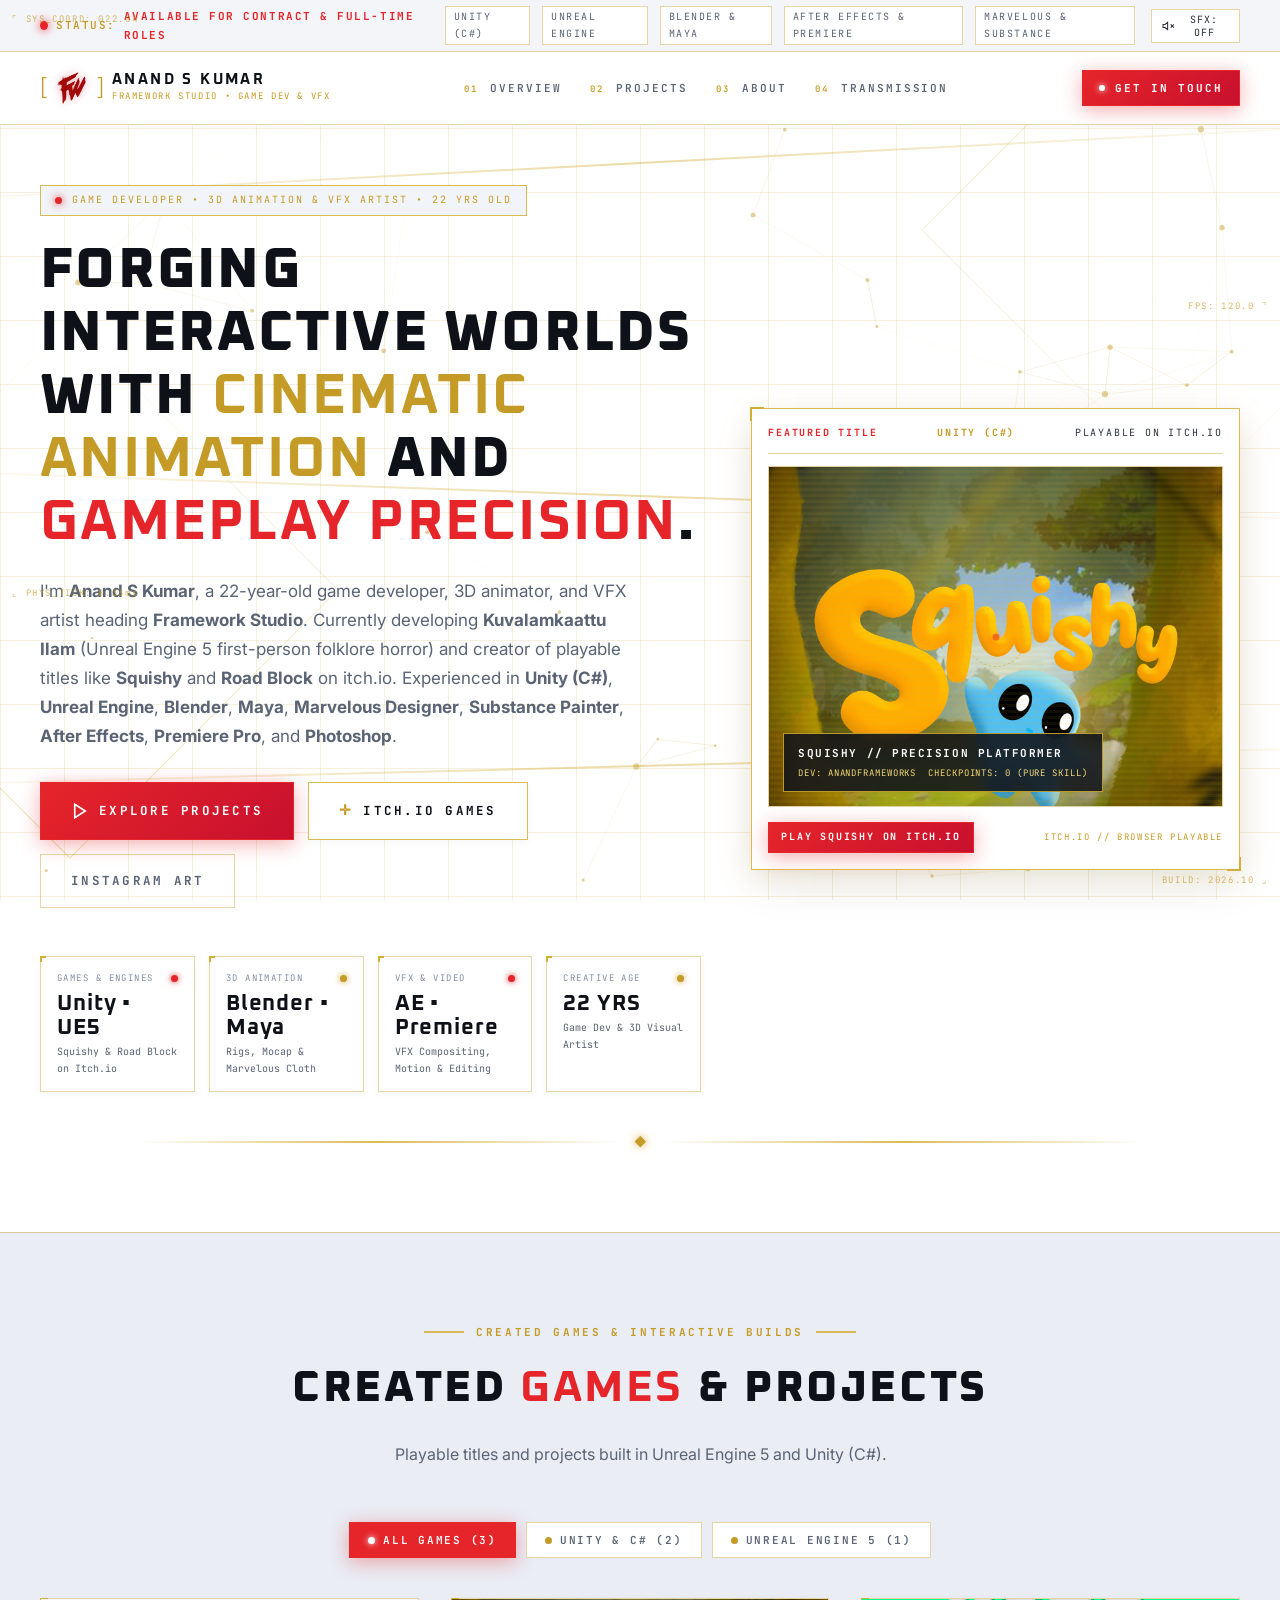
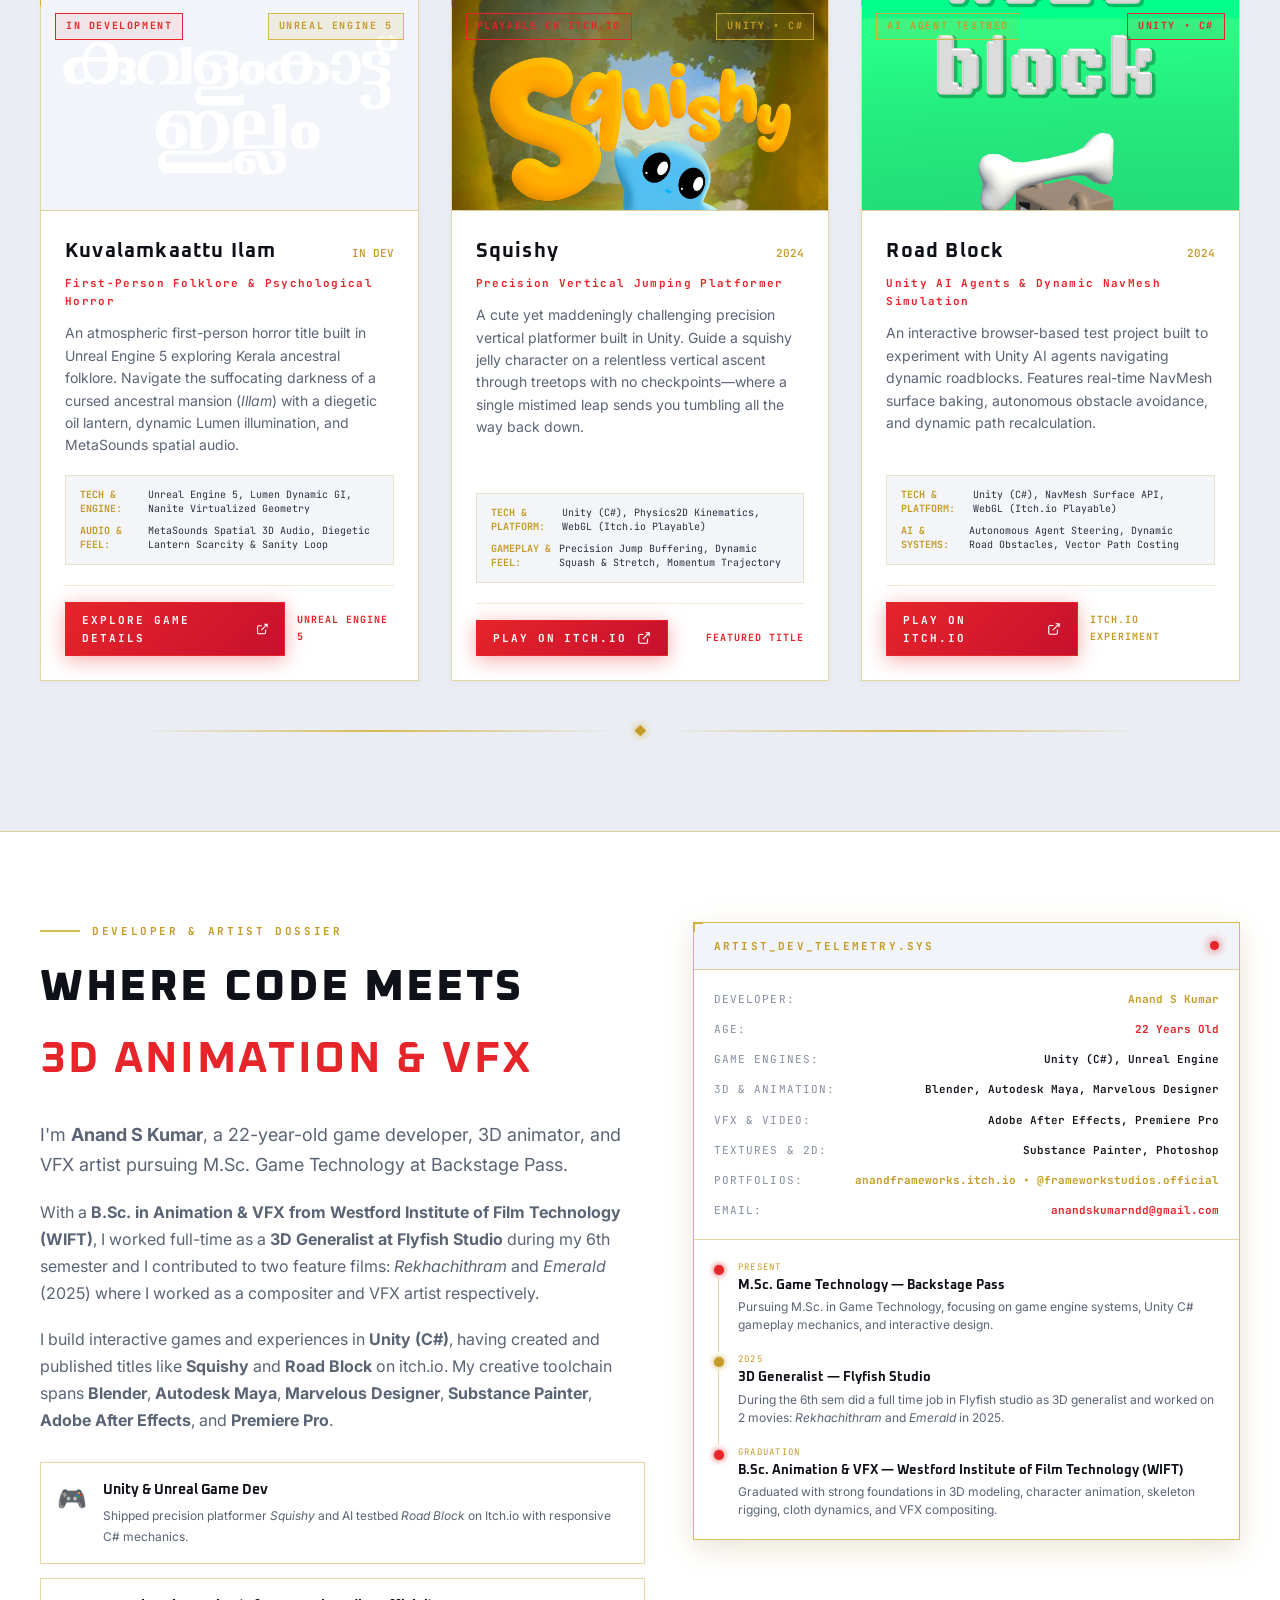
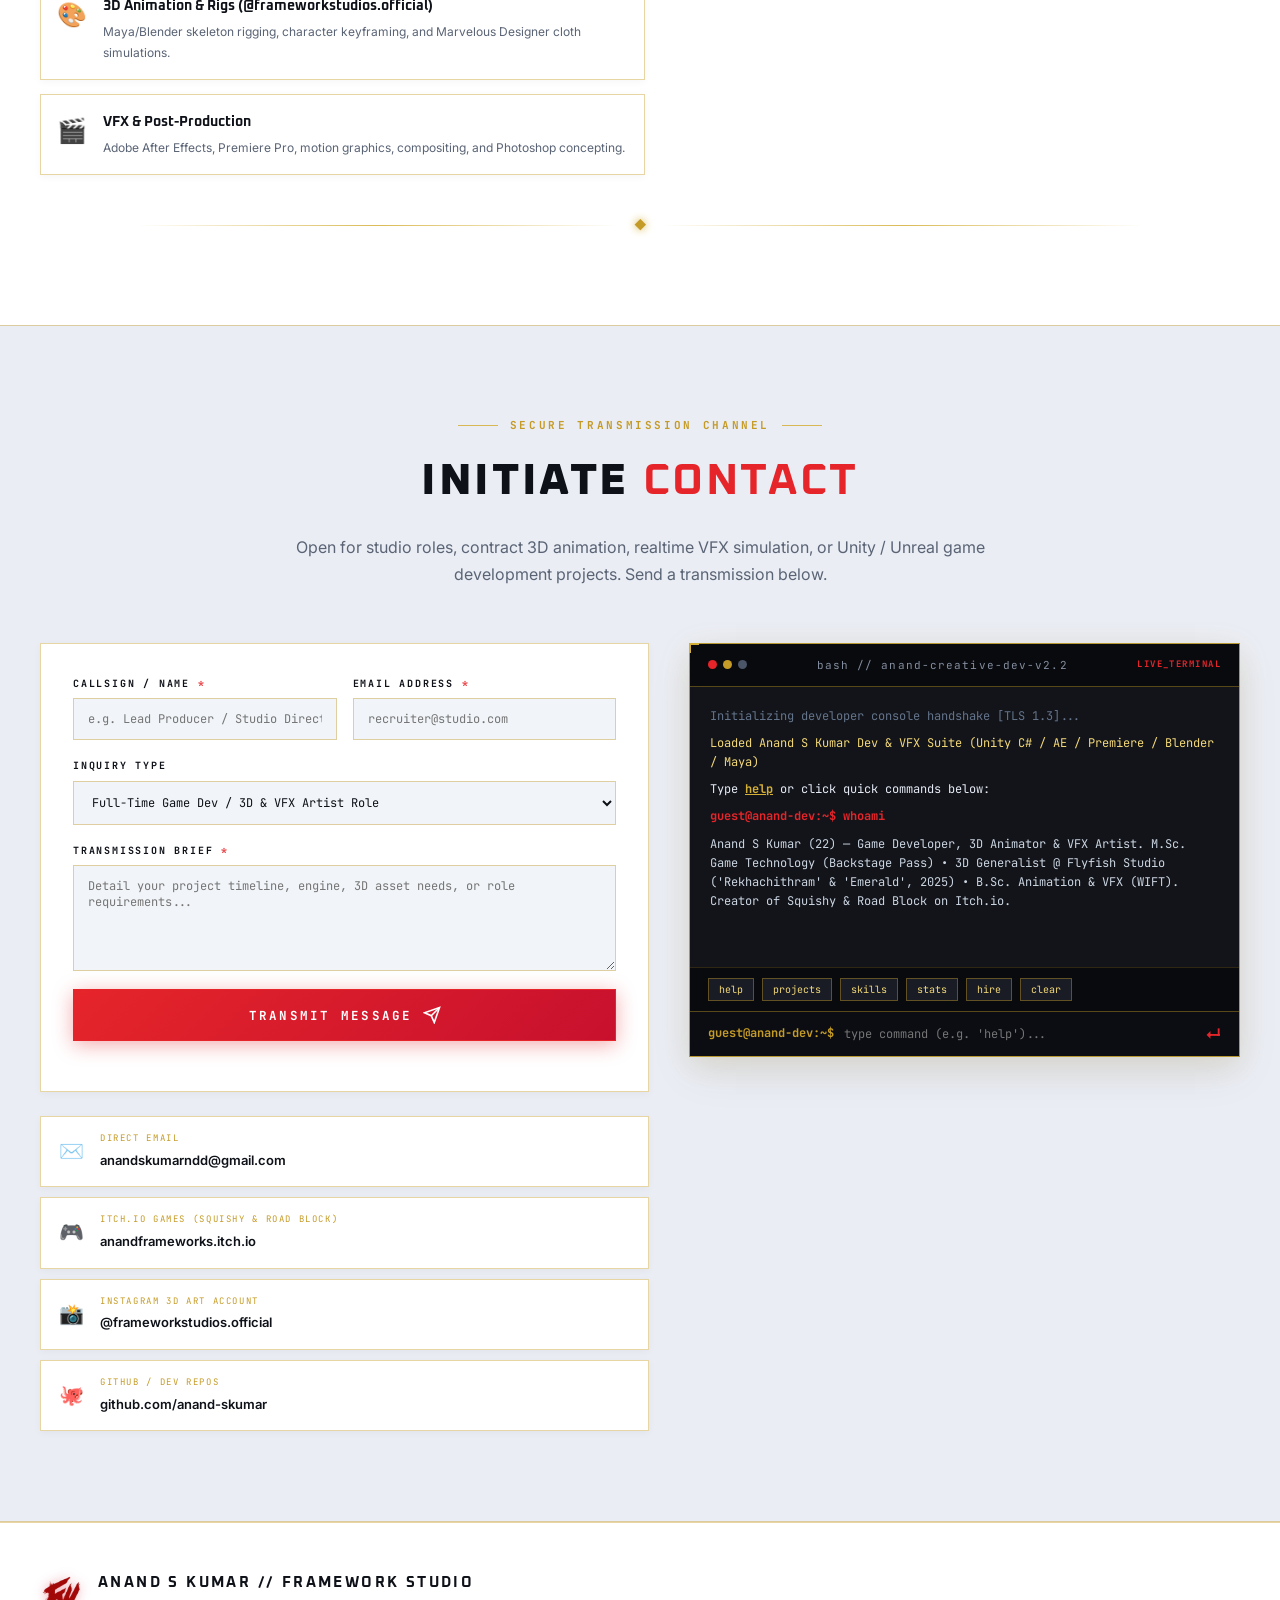
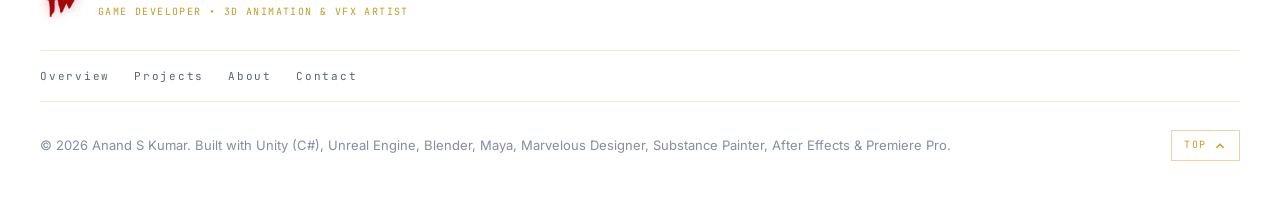
<file: index.html>
<!DOCTYPE html>
<html lang="en">
<head>
  <meta charset="UTF-8">
  <meta name="viewport" content="width=device-width, initial-scale=1.0">
  <title>Anand S Kumar — Game Developer, 3D Animation &amp; VFX Artist</title>
  <meta name="description" content="Portfolio of Anand S Kumar: 22-year-old Game Developer, 3D Animator &amp; VFX Artist. Creator of Squishy &amp; Road Block on itch.io, 3D artist at @frameworkstudios.official. Proficient in Unity (C#), Unreal Engine, Blender, Maya, Marvelous Designer, Substance Painter, After Effects, Premiere Pro, and Photoshop.">
  
  <!-- Fonts -->
  <link rel="preconnect" href="https://fonts.googleapis.com">
  <link rel="preconnect" href="https://fonts.gstatic.com" crossorigin>
  <link href="https://fonts.googleapis.com/css2?family=Cinzel:wght@600;700;800&family=Inter:wght@300;400;500;600;700&family=JetBrains+Mono:wght@400;500;600;700&family=Oxanium:wght@400;500;600;700;800&display=swap" rel="stylesheet">

  <link rel="icon" type="image/png" href="assets/framework-studio-logo.png">
  
  <link rel="icon" type="image/png" href="assets/framework-studio-logo.png">

  <link rel="stylesheet" href="styles.css">
  <script>
    const MY_BIRTH_DATE = "2004-06-05"; // Set to your exact birth date

      function calculateAge(birthDateString) {
          const birthDate = new Date(birthDateString);
          const today = new Date();
          let age = today.getFullYear() - birthDate.getFullYear();
          const monthDifference = today.getMonth() - birthDate.getMonth();
          
          if (monthDifference < 0 || (monthDifference === 0 && today.getDate() < birthDate.getDate())) {
              age--;
          }
          return age;
      }

      document.addEventListener("DOMContentLoaded", function() {
          const currentAge = calculateAge(MY_BIRTH_DATE);
          document.querySelectorAll(".dynamic-age").forEach(element => {
              element.textContent = currentAge;
          });
      });
  </script>
</head>
<body class="light-theme">
  <!-- Subtle Audio State Indicator -->
  <div id="audioStatus" class="sr-only" aria-live="polite">Audio disabled</div>

  <!-- Background Golden Line Vectors & Interactive Canvas -->
  <div class="bg-wrapper" aria-hidden="true">
    <canvas id="goldenMeshCanvas" class="golden-mesh-canvas"></canvas>
    <div class="bg-grid-lines"></div>
    <div class="bg-gold-accents">
      <div class="gold-beam gold-beam--1"></div>
      <div class="gold-beam gold-beam--2"></div>
      <div class="gold-beam gold-beam--3"></div>
      <div class="gold-circuit-vector gold-circuit-vector--top"></div>
      <div class="gold-circuit-vector gold-circuit-vector--bottom"></div>
    </div>
  </div>

  <!-- Scanline & Viewport CAD Overlays -->
  <div class="cad-overlay" aria-hidden="true">
    <div class="cad-corner cad-corner--tl">⌜ <span>SYS_COORD: 022.04</span></div>
    <div class="cad-corner cad-corner--tr"><span>FPS: 120.0</span> ⌝</div>
    <div class="cad-corner cad-corner--bl">⌞ <span>PHYS_TICK: 8.33ms</span></div>
    <div class="cad-corner cad-corner--br"><span>BUILD: 2026.10</span> ⌟</div>
  </div>

  <!-- Top Announcement / Status Bar -->
  <aside class="status-bar" aria-label="Developer Availability">
    <div class="container status-bar__inner">
      <div class="status-bar__item">
        <span class="status-beacon"></span>
        <span class="status-bar__label">STATUS:</span>
        <strong class="status-bar__value status-bar__value--red">AVAILABLE FOR CONTRACT &amp; FULL-TIME ROLES</strong>
      </div>
      <div class="status-bar__meta hide-mobile">
        <span class="status-chip">UNITY (C#)</span>
        <span class="status-chip">UNREAL ENGINE</span>
        <span class="status-chip">BLENDER &amp; MAYA</span>
        <span class="status-chip">AFTER EFFECTS &amp; PREMIERE</span>
        <span class="status-chip">MARVELOUS &amp; SUBSTANCE</span>
      </div>
      <div class="status-bar__actions">
        <button id="sfxToggleBtn" class="sfx-toggle" type="button" aria-pressed="false" title="Toggle UI Sound Effects">
          <svg class="sfx-icon sfx-icon--off" width="14" height="14" viewBox="0 0 24 24" fill="none" stroke="currentColor" stroke-width="2">
            <polygon points="11 5 6 9 2 9 2 15 6 15 11 19 11 5"></polygon>
            <line x1="23" y1="9" x2="17" y2="15"></line>
            <line x1="17" y1="9" x2="23" y2="15"></line>
          </svg>
          <svg class="sfx-icon sfx-icon--on" width="14" height="14" viewBox="0 0 24 24" fill="none" stroke="currentColor" stroke-width="2" style="display:none;">
            <polygon points="11 5 6 9 2 9 2 15 6 15 11 19 11 5"></polygon>
            <path d="M19.07 4.93a10 10 0 0 1 0 14.14M15.54 8.46a5 5 0 0 1 0 7.07"></path>
          </svg>
          <span class="sfx-text">SFX: OFF</span>
        </button>
      </div>
    </div>
  </aside>

  <!-- Main Navigation Header -->
  <header class="header" id="header">
    <div class="container header__inner">
      <a class="logo" href="#hero">
        <span class="logo__bracket">[</span>
        <img src="assets/framework-studios-logo.png" alt="Framework Studio" class="logo__fw-img">
        <span class="logo__bracket">]</span>
        <div class="logo__titles">
          <span class="logo__name">ANAND S KUMAR</span>
          <span class="logo__tag">FRAMEWORK STUDIO • GAME DEV &amp; VFX</span>
        </div>
      </a>

      <nav class="nav" id="mainNav">
        <a class="nav__link" href="#hero"><span>01</span> OVERVIEW</a>
        <a class="nav__link" href="#games"><span>02</span> PROJECTS</a>
        <a class="nav__link" href="#about"><span>03</span> ABOUT</a>
        <a class="nav__link" href="#contact"><span>04</span> TRANSMISSION</a>
      </nav>

      <div class="header__cta">
        <a class="btn btn--red btn--sm" href="#contact">
          <span class="btn__icon-dot"></span>
          <span>GET IN TOUCH</span>
        </a>
        <button class="nav__toggle" id="navToggle" aria-label="Toggle navigation menu" aria-expanded="false">
          <span class="nav__toggle-bar"></span>
          <span class="nav__toggle-bar"></span>
          <span class="nav__toggle-bar"></span>
        </button>
      </div>
    </div>
  </header>

  <main>
    <!-- HERO SECTION -->
    <section id="hero" class="hero">
      <div class="container hero__inner">
        <div class="hero__content">
          <div class="hero__badge">
            <span class="hero__badge-pulse"></span>
            <span class="hero__badge-text">GAME DEVELOPER • 3D ANIMATION &amp; VFX ARTIST • <span class="dynamic-age"></span> YRS OLD</span>
          </div>

          <h1 class="hero__title">
            Forging interactive worlds with <span class="highlight-gold">cinematic animation</span> and <span class="highlight-red">gameplay precision</span>.
          </h1>

          <p class="hero__lead">
            I'm <strong>Anand S Kumar</strong>, a <span class="dynamic-age"></span>-year-old game developer, 3D animator, and VFX artist heading <strong>Framework Studio</strong>. Currently developing <strong>Kuvalamkaattu Ilam</strong> (Unreal Engine 5 first-person folklore horror) and creator of playable titles like <strong>Squishy</strong> and <strong>Road Block</strong> on itch.io. Experienced in <strong>Unity (C#)</strong>, <strong>Unreal Engine</strong>, <strong>Blender</strong>, <strong>Maya</strong>, <strong>Marvelous Designer</strong>, <strong>Substance Painter</strong>, <strong>After Effects</strong>, <strong>Premiere Pro</strong>, and <strong>Photoshop</strong>.
          </p>

          <div class="hero__actions">
            <a class="btn btn--red btn--lg" href="#games">
              <span class="btn__glimmer"></span>
              <svg width="18" height="18" viewBox="0 0 24 24" fill="none" stroke="currentColor" stroke-width="2.2">
                <polygon points="5 3 19 12 5 21 5 3"></polygon>
              </svg>
              <span>EXPLORE PROJECTS</span>
            </a>
            <a class="btn btn--gold-outline btn--lg" href="https://anandframeworks.itch.io" target="_blank" rel="noopener noreferrer">
              <span class="btn__reticle">✛</span>
              <span>ITCH.IO GAMES</span>
            </a>
            <a class="btn btn--ghost btn--lg" href="https://www.instagram.com/frameworkstudios.official" target="_blank" rel="noopener noreferrer">
              <span>INSTAGRAM ART</span>
            </a>
          </div>

          <!-- Hero Metrics Cards -->
          <div class="hero__metrics">
            <div class="metric-card">
              <div class="metric-card__header">
                <span class="metric-card__tag">GAMES &amp; ENGINES</span>
                <span class="metric-card__dot metric-card__dot--red"></span>
              </div>
              <div class="metric-card__val">Unity • UE5</div>
              <div class="metric-card__desc">Squishy &amp; Road Block on Itch.io</div>
            </div>

            <div class="metric-card">
              <div class="metric-card__header">
                <span class="metric-card__tag">3D ANIMATION</span>
                <span class="metric-card__dot metric-card__dot--gold"></span>
              </div>
              <div class="metric-card__val">Blender • Maya</div>
              <div class="metric-card__desc">Rigs, Mocap &amp; Marvelous Cloth</div>
            </div>

            <div class="metric-card">
              <div class="metric-card__header">
                <span class="metric-card__tag">VFX &amp; VIDEO</span>
                <span class="metric-card__dot metric-card__dot--red"></span>
              </div>
              <div class="metric-card__val">AE • Premiere</div>
              <div class="metric-card__desc">VFX Compositing, Motion &amp; Editing</div>
            </div>

            <div class="metric-card">
              <div class="metric-card__header">
                <span class="metric-card__tag">CREATIVE AGE</span>
                <span class="metric-card__dot metric-card__dot--gold"></span>
              </div>
              <div class="metric-card__val"><span class="dynamic-age"></span> YRS</div>
              <div class="metric-card__desc">Game Dev &amp; 3D Visual Artist</div>
            </div>
          </div>
        </div>

        <!-- Hero Visual Showcase (Featuring Squishy) -->
        <div class="hero__visual">
          <div class="hero-frame">
            <div class="hero-frame__hud-header">
              <span class="hud-item hud-item--red">FEATURED TITLE</span>
              <span class="hud-item hud-item--gold">UNITY (C#)</span>
              <span class="hud-item">PLAYABLE ON ITCH.IO</span>
            </div>

            <div class="hero-frame__viewport">
              <img src="assets/squishy-cover.png" alt="Squishy by AnandFrameWorks - Precision Jumping Platformer" class="hero-frame__img project-card__img--squishy" id="heroFeaturedImg">
              <div class="hero-frame__reticle"></div>
              <div class="hero-frame__scanline"></div>
              
              <!-- Floating HUD Telemetry Overlay -->
              <div class="hero-frame__floating-hud">
                <div class="floating-hud__title">SQUISHY // PRECISION PLATFORMER</div>
                <div class="floating-hud__stats">
                  <span>DEV: ANANDFRAMEWORKS</span>
                  <span>CHECKPOINTS: 0 (PURE SKILL)</span>
                </div>
              </div>
            </div>

            <div class="hero-frame__hud-footer">
              <div class="hud-footer__btn-group">
                <a href="https://anandframeworks.itch.io/squishy" target="_blank" rel="noopener noreferrer" class="btn btn--red btn--xs">
                  PLAY SQUISHY ON ITCH.IO
                </a>
              </div>
              <span class="hud-footer__gold-coords">ITCH.IO // BROWSER PLAYABLE</span>
            </div>
          </div>
        </div>
      </div>

      <!-- Golden Section Divider -->
      <div class="gold-divider">
        <span class="gold-divider__line"></span>
        <span class="gold-divider__diamond">◆</span>
        <span class="gold-divider__line"></span>
      </div>
    </section>

    <!-- SECTION: FEATURED GAMES & PROJECTS -->
    <section id="games" class="section section--grey">
      <div class="container">
        <div class="section-heading">
          <div class="section-heading__eyebrow">
            <span class="eyebrow-line"></span>
            <span class="eyebrow-text">CREATED GAMES &amp; INTERACTIVE BUILDS</span>
            <span class="eyebrow-line"></span>
          </div>
          <h2 class="section-title">Created <span class="highlight-red">Games</span> &amp; Projects</h2>
          <p class="section-subtitle">
            Playable titles and projects built in Unreal Engine 5 and Unity (C#).
          </p>
        </div>

        <!-- Filter Controls -->
        <div class="filter-bar" role="tablist" aria-label="Game categories">
          <button class="filter-btn is-active" data-filter="all" role="tab" aria-selected="true">
            <span class="filter-btn__dot"></span>
            <span>ALL GAMES (3)</span>
          </button>
          <button class="filter-btn" data-filter="unity" role="tab" aria-selected="false">
            <span class="filter-btn__dot"></span>
            <span>UNITY &amp; C# (2)</span>
          </button>
          <button class="filter-btn" data-filter="ue5" role="tab" aria-selected="false">
            <span class="filter-btn__dot"></span>
            <span>UNREAL ENGINE 5 (1)</span>
          </button>
        </div>

        <!-- Games Grid (Only Anand's Created Games) -->
        <div class="games-grid" id="gamesGrid">

          <!-- Game 1: Kuvalamkaattu Ilam (Unreal Engine 5 - In Development) -->
          <article class="project-card" data-category="ue5" data-id="kuvalamkaattu-ilam">
            <div class="project-card__frame">
              <div class="project-card__tag-bar">
                <span class="badge badge--red">IN DEVELOPMENT</span>
                <span class="badge badge--gold">UNREAL ENGINE 5</span>
              </div>
              <img src="assets/kuvalamkaattu-ilam-title.png" alt="Kuvalamkaattu Ilam (കുവളങ്കാട്ട് ഇല്ലം) - Unreal Engine 5 First-Person Horror Game" class="project-card__img" loading="lazy">
              <div class="project-card__hover-overlay">
                <a href="kuvalamkaattu-ilam.html" target="_blank" rel="noopener noreferrer" class="btn btn--red btn--sm">
                  EXPLORE GAME DETAILS ↗
                </a>
              </div>
            </div>
            
            <div class="project-card__content">
              <div class="project-card__header">
                <h3 class="project-card__title">Kuvalamkaattu Ilam</h3>
                <span class="project-card__year">IN DEV</span>
              </div>
              <p class="project-card__genre">First-Person Folklore &amp; Psychological Horror</p>
              <p class="project-card__desc">
                An atmospheric first-person horror title built in Unreal Engine 5 exploring Kerala ancestral folklore. Navigate the suffocating darkness of a cursed ancestral mansion (<em>Illam</em>) with a diegetic oil lantern, dynamic Lumen illumination, and MetaSounds spatial audio.
              </p>
              
              <div class="project-card__specs">
                <div class="spec-row">
                  <span class="spec-label">TECH &amp; ENGINE:</span>
                  <span class="spec-value">Unreal Engine 5, Lumen Dynamic GI, Nanite Virtualized Geometry</span>
                </div>
                <div class="spec-row">
                  <span class="spec-label">AUDIO &amp; FEEL:</span>
                  <span class="spec-value">MetaSounds Spatial 3D Audio, Diegetic Lantern Scarcity &amp; Sanity Loop</span>
                </div>
              </div>

              <div class="project-card__footer">
                <a href="kuvalamkaattu-ilam.html" target="_blank" rel="noopener noreferrer" class="btn btn--red btn--sm">
                  <span>EXPLORE GAME DETAILS</span>
                  <svg width="14" height="14" viewBox="0 0 24 24" fill="none" stroke="currentColor" stroke-width="2"><path d="M18 13v6a2 2 0 0 1-2 2H5a2 2 0 0 1-2-2V8a2 2 0 0 1 2-2h6M15 3h6v6M10 14L21 3"/></svg>
                </a>
                <span class="spec-badge spec-badge--red">UNREAL ENGINE 5</span>
              </div>
            </div>
          </article>
          
          <!-- Game 1: Squishy (Unity - Shipped on Itch.io) -->
          <article class="project-card" data-category="unity" data-id="squishy">
            <div class="project-card__frame">
              <div class="project-card__tag-bar">
                <span class="badge badge--red">PLAYABLE ON ITCH.IO</span>
                <span class="badge badge--gold">UNITY • C#</span>
              </div>
              <img src="assets/squishy-cover.png" alt="Squishy by AnandFrameWorks - Precision Jumping Platformer" class="project-card__img project-card__img--squishy" loading="lazy">
              <div class="project-card__hover-overlay">
                <a href="https://anandframeworks.itch.io/squishy" target="_blank" rel="noopener noreferrer" class="btn btn--red btn--sm">
                  PLAY ON ITCH.IO
                </a>
              </div>
            </div>
            
            <div class="project-card__content">
              <div class="project-card__header">
                <h3 class="project-card__title">Squishy</h3>
                <span class="project-card__year">2024</span>
              </div>
              <p class="project-card__genre">Precision Vertical Jumping Platformer</p>
              <p class="project-card__desc">
                A cute yet maddeningly challenging precision vertical platformer built in Unity. Guide a squishy jelly character on a relentless vertical ascent through treetops with no checkpoints—where a single mistimed leap sends you tumbling all the way back down.
              </p>
              
              <div class="project-card__specs">
                <div class="spec-row">
                  <span class="spec-label">TECH &amp; PLATFORM:</span>
                  <span class="spec-value">Unity (C#), Physics2D Kinematics, WebGL (Itch.io Playable)</span>
                </div>
                <div class="spec-row">
                  <span class="spec-label">GAMEPLAY &amp; FEEL:</span>
                  <span class="spec-value">Precision Jump Buffering, Dynamic Squash &amp; Stretch, Momentum Trajectory</span>
                </div>
              </div>

              <div class="project-card__footer">
                <a href="https://anandframeworks.itch.io/squishy" target="_blank" rel="noopener noreferrer" class="btn btn--red btn--sm">
                  <span>PLAY ON ITCH.IO</span>
                  <svg width="14" height="14" viewBox="0 0 24 24" fill="none" stroke="currentColor" stroke-width="2"><path d="M18 13v6a2 2 0 0 1-2 2H5a2 2 0 0 1-2-2V8a2 2 0 0 1 2-2h6M15 3h6v6M10 14L21 3"/></svg>
                </a>
                <span class="spec-badge spec-badge--red">FEATURED TITLE</span>
              </div>
            </div>
          </article>

          <!-- Game 2: Road Block (Unity - AI NavMesh on Itch.io) -->
          <article class="project-card" data-category="unity" data-id="road-block">
            <div class="project-card__frame">
              <div class="project-card__tag-bar">
                <span class="badge badge--gold">AI AGENT TESTBED</span>
                <span class="badge badge--red">UNITY • C#</span>
              </div>
              <img src="assets/RoadBlock.png" alt="Road Block - Unity AI Agents and NavMesh Testbed" class="project-card__img" loading="lazy">
              <div class="project-card__hover-overlay">
                <a href="https://anandframeworks.itch.io/road-block" target="_blank" rel="noopener noreferrer" class="btn btn--red btn--sm">
                  PLAY ON ITCH.IO
                </a>
              </div>
            </div>
            
            <div class="project-card__content">
              <div class="project-card__header">
                <h3 class="project-card__title">Road Block</h3>
                <span class="project-card__year">2024</span>
              </div>
              <p class="project-card__genre">Unity AI Agents &amp; Dynamic NavMesh Simulation</p>
              <p class="project-card__desc">
                An interactive browser-based test project built to experiment with Unity AI agents navigating dynamic roadblocks. Features real-time NavMesh surface baking, autonomous obstacle avoidance, and dynamic path recalculation.
              </p>
              
              <div class="project-card__specs">
                <div class="spec-row">
                  <span class="spec-label">TECH &amp; PLATFORM:</span>
                  <span class="spec-value">Unity (C#), NavMesh Surface API, WebGL (Itch.io Playable)</span>
                </div>
                <div class="spec-row">
                  <span class="spec-label">AI &amp; SYSTEMS:</span>
                  <span class="spec-value">Autonomous Agent Steering, Dynamic Road Obstacles, Vector Path Costing</span>
                </div>
              </div>

              <div class="project-card__footer">
                <a href="https://anandframeworks.itch.io/road-block" target="_blank" rel="noopener noreferrer" class="btn btn--red btn--sm">
                  <span>PLAY ON ITCH.IO</span>
                  <svg width="14" height="14" viewBox="0 0 24 24" fill="none" stroke="currentColor" stroke-width="2"><path d="M18 13v6a2 2 0 0 1-2 2H5a2 2 0 0 1-2-2V8a2 2 0 0 1 2-2h6M15 3h6v6M10 14L21 3"/></svg>
                </a>
                <span class="spec-badge spec-badge--gold">ITCH.IO EXPERIMENT</span>
              </div>
            </div>
          </article>

        </div>
      </div>

      <!-- Golden Section Divider -->
      <div class="gold-divider">
        <span class="gold-divider__line"></span>
        <span class="gold-divider__diamond">◆</span>
        <span class="gold-divider__line"></span>
      </div>
    </section>

    <!-- SECTION: ABOUT & CAREER TIMELINE -->
    <section id="about" class="section section--white">
      <div class="container">
        <div class="about-grid">
          
          <div class="about-grid__text">
            <div class="section-heading" style="text-align: left; margin-bottom: 24px;">
              <div class="section-heading__eyebrow" style="justify-content: flex-start;">
                <span class="eyebrow-line"></span>
                <span class="eyebrow-text">DEVELOPER &amp; ARTIST DOSSIER</span>
              </div>
              <h2 class="section-title">Where Code Meets <br><span class="highlight-red">3D Animation &amp; VFX</span></h2>
            </div>

            <p class="about-lead">
              I'm <strong>Anand S Kumar</strong>, a <span class="dynamic-age"></span>-year-old game developer, 3D animator, and VFX artist pursuing M.Sc. Game Technology at Backstage Pass.
            </p>
            <p>
              With a <strong>B.Sc. in Animation &amp; VFX from Westford Institute of Film Technology (WIFT)</strong>, I worked full-time as a <strong>3D Generalist at Flyfish Studio</strong> during my 6th semester and I contributed to two feature films: <em>Rekhachithram</em> and <em>Emerald</em> (2025) where I worked as a compositer and VFX artist respectively.
            </p>
            <p>
              I build interactive games and experiences in <strong>Unity (C#)</strong>, having created and published titles like <strong>Squishy</strong> and <strong>Road Block</strong> on itch.io. My creative toolchain spans <strong>Blender</strong>, <strong>Autodesk Maya</strong>, <strong>Marvelous Designer</strong>, <strong>Substance Painter</strong>, <strong>Adobe After Effects</strong>, and <strong>Premiere Pro</strong>.
            </p>

            <div class="about-badges">
              <div class="about-badge">
                <span class="about-badge__icon">🎮</span>
                <div>
                  <strong>Unity &amp; Unreal Game Dev</strong>
                  <p>Shipped precision platformer <em>Squishy</em> and AI testbed <em>Road Block</em> on Itch.io with responsive C# mechanics.</p>
                </div>
              </div>
              <div class="about-badge">
                <span class="about-badge__icon">🎨</span>
                <div>
                  <strong>3D Animation &amp; Rigs (@frameworkstudios.official)</strong>
                  <p>Maya/Blender skeleton rigging, character keyframing, and Marvelous Designer cloth simulations.</p>
                </div>
              </div>
              <div class="about-badge">
                <span class="about-badge__icon">🎬</span>
                <div>
                  <strong>VFX &amp; Post-Production</strong>
                  <p>Adobe After Effects, Premiere Pro, motion graphics, compositing, and Photoshop concepting.</p>
                </div>
              </div>
            </div>
          </div>

          <!-- Developer Telemetry Panel (Right) -->
          <div class="about-grid__panel">
            <div class="telemetry-box">
              <div class="telemetry-box__header">
                <span class="telemetry-box__title">ARTIST_DEV_TELEMETRY.SYS</span>
                <span class="telemetry-box__led"></span>
              </div>

              <div class="telemetry-box__body">
                <div class="telemetry-row">
                  <span class="telemetry-label">DEVELOPER:</span>
                  <span class="telemetry-value telemetry-value--gold">Anand S Kumar</span>
                </div>
                <div class="telemetry-row">
                  <span class="telemetry-label">AGE:</span>
                  <span class="telemetry-value telemetry-value--red"><span class="dynamic-age"></span> Years Old</span>
                </div>
                <div class="telemetry-row">
                  <span class="telemetry-label">GAME ENGINES:</span>
                  <span class="telemetry-value">Unity (C#), Unreal Engine</span>
                </div>
                <div class="telemetry-row">
                  <span class="telemetry-label">3D &amp; ANIMATION:</span>
                  <span class="telemetry-value">Blender, Autodesk Maya, Marvelous Designer</span>
                </div>
                <div class="telemetry-row">
                  <span class="telemetry-label">VFX &amp; VIDEO:</span>
                  <span class="telemetry-value">Adobe After Effects, Premiere Pro</span>
                </div>
                <div class="telemetry-row">
                  <span class="telemetry-label">TEXTURES &amp; 2D:</span>
                  <span class="telemetry-value">Substance Painter, Photoshop</span>
                </div>
                <div class="telemetry-row">
                  <span class="telemetry-label">PORTFOLIOS:</span>
                  <span class="telemetry-value telemetry-value--gold">anandframeworks.itch.io • @frameworkstudios.official</span>
                </div>
                <div class="telemetry-row">
                  <span class="telemetry-label">EMAIL:</span>
                  <span class="telemetry-value telemetry-value--red">anandskumarndd@gmail.com</span>
                </div>
              </div>

              <!-- Career Timeline Mini-Flow -->
              <div class="career-flow">
                <div class="flow-step">
                  <span class="flow-step__dot"></span>
                  <div class="flow-step__content">
                    <span class="flow-step__year">PRESENT</span>
                    <strong>M.Sc. Game Technology — Backstage Pass</strong>
                    <p>Pursuing M.Sc. in Game Technology, focusing on game engine systems, Unity C# gameplay mechanics, and interactive design.</p>
                  </div>
                </div>

                <div class="flow-step">
                  <span class="flow-step__dot flow-step__dot--gold"></span>
                  <div class="flow-step__content">
                    <span class="flow-step__year">2025</span>
                    <strong>3D Generalist — Flyfish Studio</strong>
                    <p>During the 6th sem did a full time job in Flyfish studio as 3D generalist and worked on 2 movies: <em>Rekhachithram</em> and <em>Emerald</em> in 2025.</p>
                  </div>
                </div>

                <div class="flow-step">
                  <span class="flow-step__dot"></span>
                  <div class="flow-step__content">
                    <span class="flow-step__year">GRADUATION</span>
                    <strong>B.Sc. Animation &amp; VFX — Westford Institute of Film Technology (WIFT)</strong>
                    <p>Graduated with strong foundations in 3D modeling, character animation, skeleton rigging, cloth dynamics, and VFX compositing.</p>
                  </div>
                </div>
              </div>
            </div>
          </div>

        </div>
      </div>

      <!-- Golden Section Divider -->
      <div class="gold-divider">
        <span class="gold-divider__line"></span>
        <span class="gold-divider__diamond">◆</span>
        <span class="gold-divider__line"></span>
      </div>
    </section>

    <!-- SECTION: CONTACT & TRANSMISSION CONSOLE -->
    <section id="contact" class="section section--grey">
      <div class="container">
        <div class="section-heading">
          <div class="section-heading__eyebrow">
            <span class="eyebrow-line"></span>
            <span class="eyebrow-text">SECURE TRANSMISSION CHANNEL</span>
            <span class="eyebrow-line"></span>
          </div>
          <h2 class="section-title">Initiate <span class="highlight-red">Contact</span></h2>
          <p class="section-subtitle">
            Open for studio roles, contract 3D animation, realtime VFX simulation, or Unity / Unreal game development projects. Send a transmission below.
          </p>
        </div>
      
        <!-- MAIN GRID CONTAINER (Keeps Form/Cards on Left, Terminal on Right) -->
        <div class="contact-grid">

          <!-- LEFT COLUMN: Form + Direct Contact Cards -->
          <div class="contact-grid__form-col">

            <!-- UPDATE THIS FORM TAG -->
            <form action="https://api.web3forms.com/submit" method="POST" id="contactForm" class="contact-form" novalidate>

              <!-- REQUIRED: Your Web3Forms Access Key -->
              <input type="hidden" name="access_key" value="b51e62b0-ddf5-4587-a9b6-ba48ae935b30">
              <input type="hidden" name="subject" value="New Transmission from Kuvalamkaattu Ilam Portfolio">
              <input type="checkbox" name="botcheck" class="hidden" style="display: none;">
            
              <div class="form-row">
                <div class="form-group">
                  <label for="userName" class="form-label">CALLSIGN / NAME <span class="required-star">*</span></label>
                  <input type="text" id="userName" name="name" required placeholder="e.g. Lead Producer / Studio Director" class="form-input">
                </div>
                <div class="form-group">
                  <label for="userEmail" class="form-label">EMAIL ADDRESS <span class="required-star">*</span></label>
                  <input type="email" id="userEmail" name="email" required placeholder="recruiter@studio.com" class="form-input">
                </div>
              </div>
            
              <div class="form-group">
                <label for="projectType" class="form-label">INQUIRY TYPE</label>
                <select id="projectType" name="type" class="form-input form-select">
                  <option value="full-time">Full-Time Game Dev / 3D &amp; VFX Artist Role</option>
                  <option value="contract-vfx">Contract Realtime VFX (EmberGen / Shaders)</option>
                  <option value="contract-3d">Contract 3D Animation &amp; Rigging (Maya / Blender)</option>
                  <option value="contract-gameplay">Contract Gameplay Dev (Unity C# / Unreal Engine)</option>
                  <option value="general">General Collaboration / Portfolio Chat</option>
                  <option value="full-time">Technical artist</option>
                  <option value="full-time">UE5 game developer</option>
                </select>
              </div>
            
              <div class="form-group">
                <label for="userMessage" class="form-label">TRANSMISSION BRIEF <span class="required-star">*</span></label>
                <textarea id="userMessage" name="message" rows="5" required placeholder="Detail your project timeline, engine, 3D asset needs, or role requirements..." class="form-input"></textarea>
              </div>
            
              <button type="submit" id="submitBtn" class="btn btn--red btn--block btn--lg">
                <span class="btn__glimmer"></span>
                <span id="btnText">TRANSMIT MESSAGE</span>
                <svg width="18" height="18" viewBox="0 0 24 24" fill="none" stroke="currentColor" stroke-width="2.2">
                  <line x1="22" y1="2" x2="11" y2="13"></line>
                  <polygon points="22 2 15 22 11 13 2 9 22 2"></polygon>
                </svg>
              </button>
            
              <div id="formFeedback" class="form-feedback" aria-live="polite"></div>
            </form>
          
            <!-- DIRECT CONTACT CARDS (Stacked below the form on the left side) -->
            <div class="contact-cards">
              <a href="https://mail.google.com/mail/?view=cm&fs=1&to=anandskumarndd@gmail.com&su=Portfolio+Inquiry" target="_blank" rel="noopener noreferrer" class="contact-pill-card">
                <span class="contact-pill-card__icon">✉️</span>
                <div>
                  <span class="contact-pill-card__label">DIRECT EMAIL</span>
                  <span class="contact-pill-card__value">anandskumarndd@gmail.com</span>
                </div>
              </a>
            
              <a href="https://anandframeworks.itch.io" target="_blank" rel="noopener noreferrer" class="contact-pill-card">
                <span class="contact-pill-card__icon">🎮</span>
                <div>
                  <span class="contact-pill-card__label">ITCH.IO GAMES (SQUISHY &amp; ROAD BLOCK)</span>
                  <span class="contact-pill-card__value">anandframeworks.itch.io</span>
                </div>
              </a>
            
              <a href="https://www.instagram.com/frameworkstudios.official" target="_blank" rel="noopener noreferrer" class="contact-pill-card">
                <span class="contact-pill-card__icon">📸</span>
                <div>
                  <span class="contact-pill-card__label">INSTAGRAM 3D ART ACCOUNT</span>
                  <span class="contact-pill-card__value">@frameworkstudios.official</span>
                </div>
              </a>
            
              <a href="https://github.com" target="_blank" rel="noopener noreferrer" class="contact-pill-card">
                <span class="contact-pill-card__icon">🐙</span>
                <div>
                  <span class="contact-pill-card__label">GITHUB / DEV REPOS</span>
                  <span class="contact-pill-card__value">github.com/anand-skumar</span>
                </div>
              </a>
            </div>
          
          </div><!-- End of Left Column -->
        
          <!-- RIGHT COLUMN: Interactive Sci-Fi Dev Console (Stays untouched on the right) -->
          <div class="contact-grid__terminal-col">
            <div class="terminal-card">
              <div class="terminal-card__top">
                <div class="terminal-dots">
                  <span class="dot dot--red"></span>
                  <span class="dot dot--gold"></span>
                  <span class="dot dot--grey"></span>
                </div>
                <span class="terminal-card__title">bash // anand-creative-dev-v2.2</span>
                <span class="terminal-badge">LIVE_TERMINAL</span>
              </div>
            
              <div class="terminal-card__screen" id="terminalOutput">
                <div class="term-line term-line--dim">Initializing developer console handshake [TLS 1.3]...</div>
                <div class="term-line term-line--gold">Loaded Anand S Kumar Dev &amp; VFX Suite (Unity C# / AE / Premiere / Blender / Maya)</div>
                <div class="term-line">Type <span class="term-highlight">help</span> or click quick commands below:</div>
                <div class="term-line term-line--accent">guest@anand-dev:~$ whoami</div>
                <div class="term-line term-line--out">Anand S Kumar (<span class="dynamic-age"></span>) — Game Developer, 3D Animator &amp; VFX Artist. M.Sc. Game Technology (Backstage Pass) • 3D Generalist @ Flyfish Studio ('Rekhachithram' &amp; 'Emerald', 2025) • B.Sc. Animation &amp; VFX (WIFT). Creator of Squishy &amp; Road Block on Itch.io.</div>
              </div>
            
              <div class="terminal-chips">
                <button type="button" class="term-chip" data-cmd="help">help</button>
                <button type="button" class="term-chip" data-cmd="projects">projects</button>
                <button type="button" class="term-chip" data-cmd="skills">skills</button>
                <button type="button" class="term-chip" data-cmd="stats">stats</button>
                <button type="button" class="term-chip" data-cmd="hire">hire</button>
                <button type="button" class="term-chip" data-cmd="clear">clear</button>
              </div>
            
              <form id="terminalForm" class="terminal-form">
                <span class="terminal-prompt">guest@anand-dev:~$</span>
                <input type="text" id="terminalInput" class="terminal-input" placeholder="type command (e.g. 'help')..." autocomplete="off" spellcheck="false">
                <button type="submit" class="terminal-submit-btn" aria-label="Execute command">↵</button>
              </form>
            </div>
          </div><!-- End of Right Column -->
        
        </div>
      </div>
    </section>

            </div>
          </div>

        </div>
      </div>
    </section>
  </main>

  <!-- FOOTER -->
  <footer class="footer">
    <div class="container footer__inner">
      <div class="footer__brand">
        <img src="assets/framework-studios-logo.png" alt="Framework Studio" class="footer__fw-logo">
        <div class="footer__text">
          <strong class="footer__name">ANAND S KUMAR // FRAMEWORK STUDIO</strong>
          <span class="footer__desc">GAME DEVELOPER • 3D ANIMATION &amp; VFX ARTIST</span>
        </div>
      </div>

      <div class="footer__nav">
        <a href="#hero">Overview</a>
        <a href="#games">Projects</a>
        <a href="#about">About</a>
        <a href="#contact">Contact</a>
      </div>

      <div class="footer__copy">
        <p>© 2026 Anand S Kumar. Built with Unity (C#), Unreal Engine, Blender, Maya, Marvelous Designer, Substance Painter, After Effects &amp; Premiere Pro.</p>
        <a href="#hero" class="footer__top-btn" title="Back to top">
          <span>TOP</span>
          <svg width="14" height="14" viewBox="0 0 24 24" fill="none" stroke="currentColor" stroke-width="2.5">
            <polyline points="18 15 12 9 6 15"></polyline>
          </svg>
        </a>
      </div>
    </div>
  </footer>

  <!-- TECHNICAL BREAKDOWN MODAL DIALOG -->
  <div id="projectModal" class="modal" role="dialog" aria-modal="true" aria-labelledby="modalTitle" hidden>
    <div class="modal__backdrop" id="modalBackdrop"></div>
    <div class="modal__container">
      <div class="modal__frame">
        <div class="modal__header">
          <div class="modal__title-group">
            <span class="badge badge--red" id="modalBadge">UE5 • C++</span>
            <h3 class="modal__title" id="modalTitle">Project Architecture &amp; Art Breakdown</h3>
          </div>
          <button class="modal__close" id="modalCloseBtn" aria-label="Close dialog">✕</button>
        </div>

        <div class="modal__body" id="modalBody">
          <!-- Dynamic Content injected via JS -->
        </div>

        <div class="modal__footer">
          <button class="btn btn--ghost btn--sm" id="modalDismissBtn">CLOSE INSPECTOR</button>
          <a href="#contact" class="btn btn--red btn--sm" id="modalCtaBtn">DISCUSS PROJECT</a>
        </div>
      </div>
    </div>
  </div>

  <!-- Scripts -->
  <script src="main.js"></script>
  <script>
  const contactForm = document.getElementById('contactForm');
  const btnText = document.getElementById('btnText');
  const formFeedback = document.getElementById('formFeedback');

  contactForm.addEventListener('submit', function(e) {
      e.preventDefault();
      
      const formData = new FormData(contactForm);
      const object = Object.fromEntries(formData);
      const json = JSON.stringify(object);

      // Update button state while transmitting
      btnText.innerText = "TRANSMITTING...";
      formFeedback.style.color = "#ccc";
      formFeedback.innerText = "Establishing secure channel...";

      fetch('https://api.web3forms.com/submit', {
              method: 'POST',
              headers: {
                  'Content-Type': 'application/json',
                  'Accept': 'application/json'
              },
              body: json
          })
          .then(async (response) => {
              let jsonResponse = await response.json();
              if (response.status == 200) {
                  formFeedback.style.color = "#4ade80"; // Success Green
                  formFeedback.innerText = "Transmission received successfully! I will reply soon.";
                  contactForm.reset();
              } else {
                  formFeedback.style.color = "#f87171"; // Error Red
                  formFeedback.innerText = jsonResponse.message || "Transmission failed. Please try again.";
              }
          })
          .catch(error => {
              console.log(error);
              formFeedback.style.color = "#f87171";
              formFeedback.innerText = "Network error! Please email me directly at anandskumarndd@gmail.com";
          })
          .then(function() {
              btnText.innerText = "TRANSMIT MESSAGE";
          });
  });
</script>
</body>
</html>
</file>
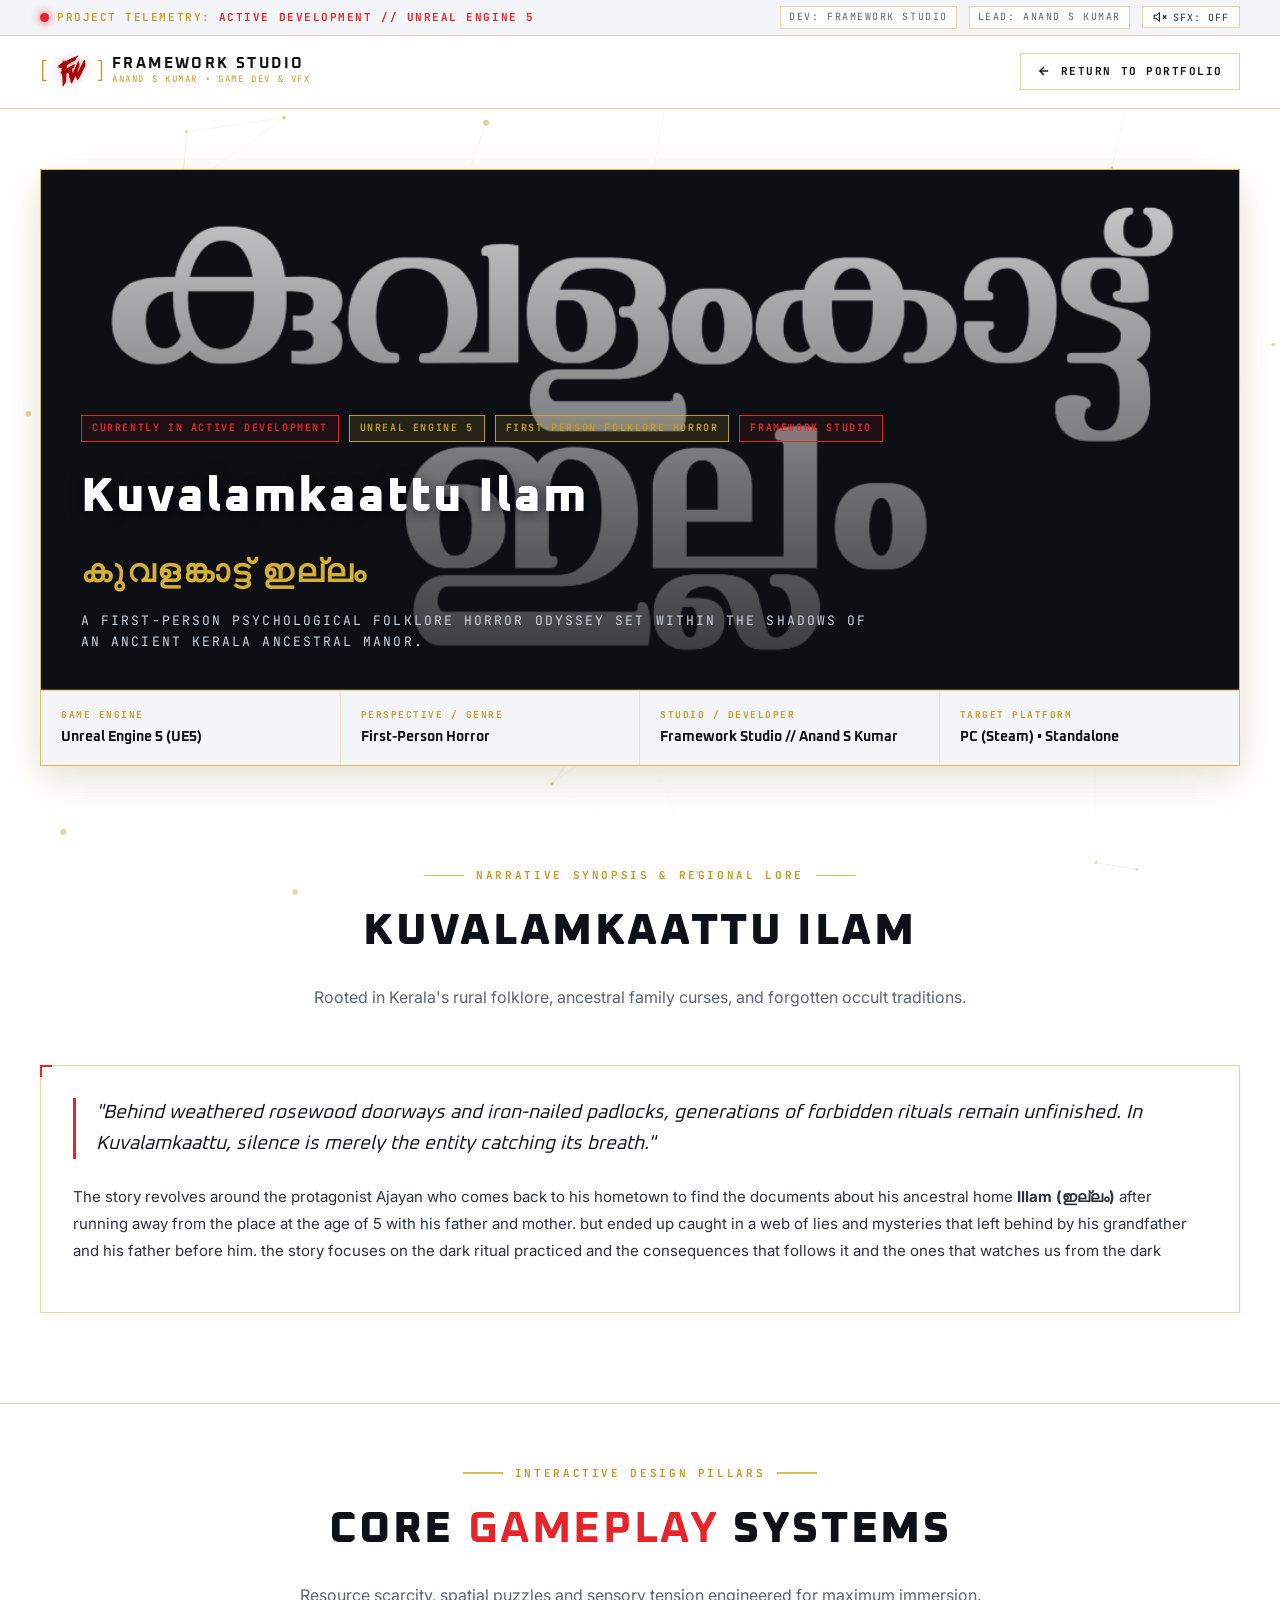
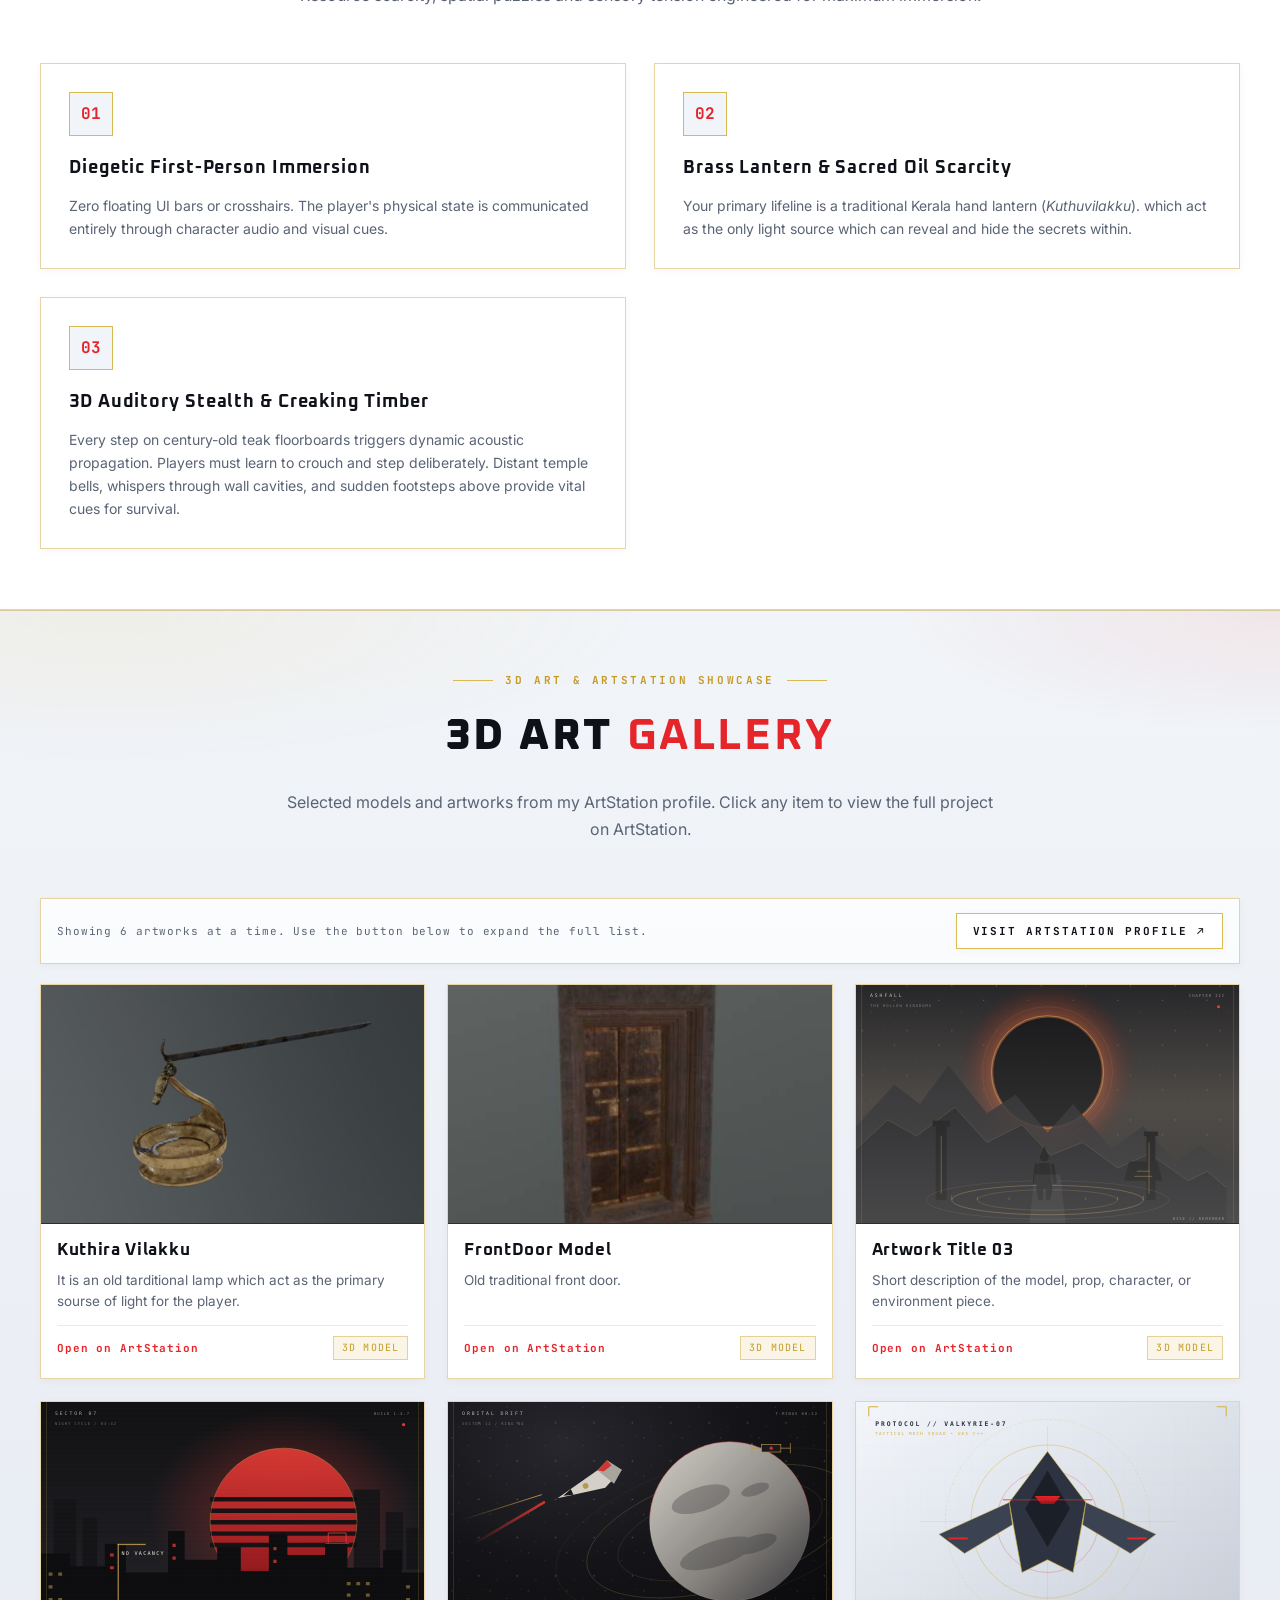
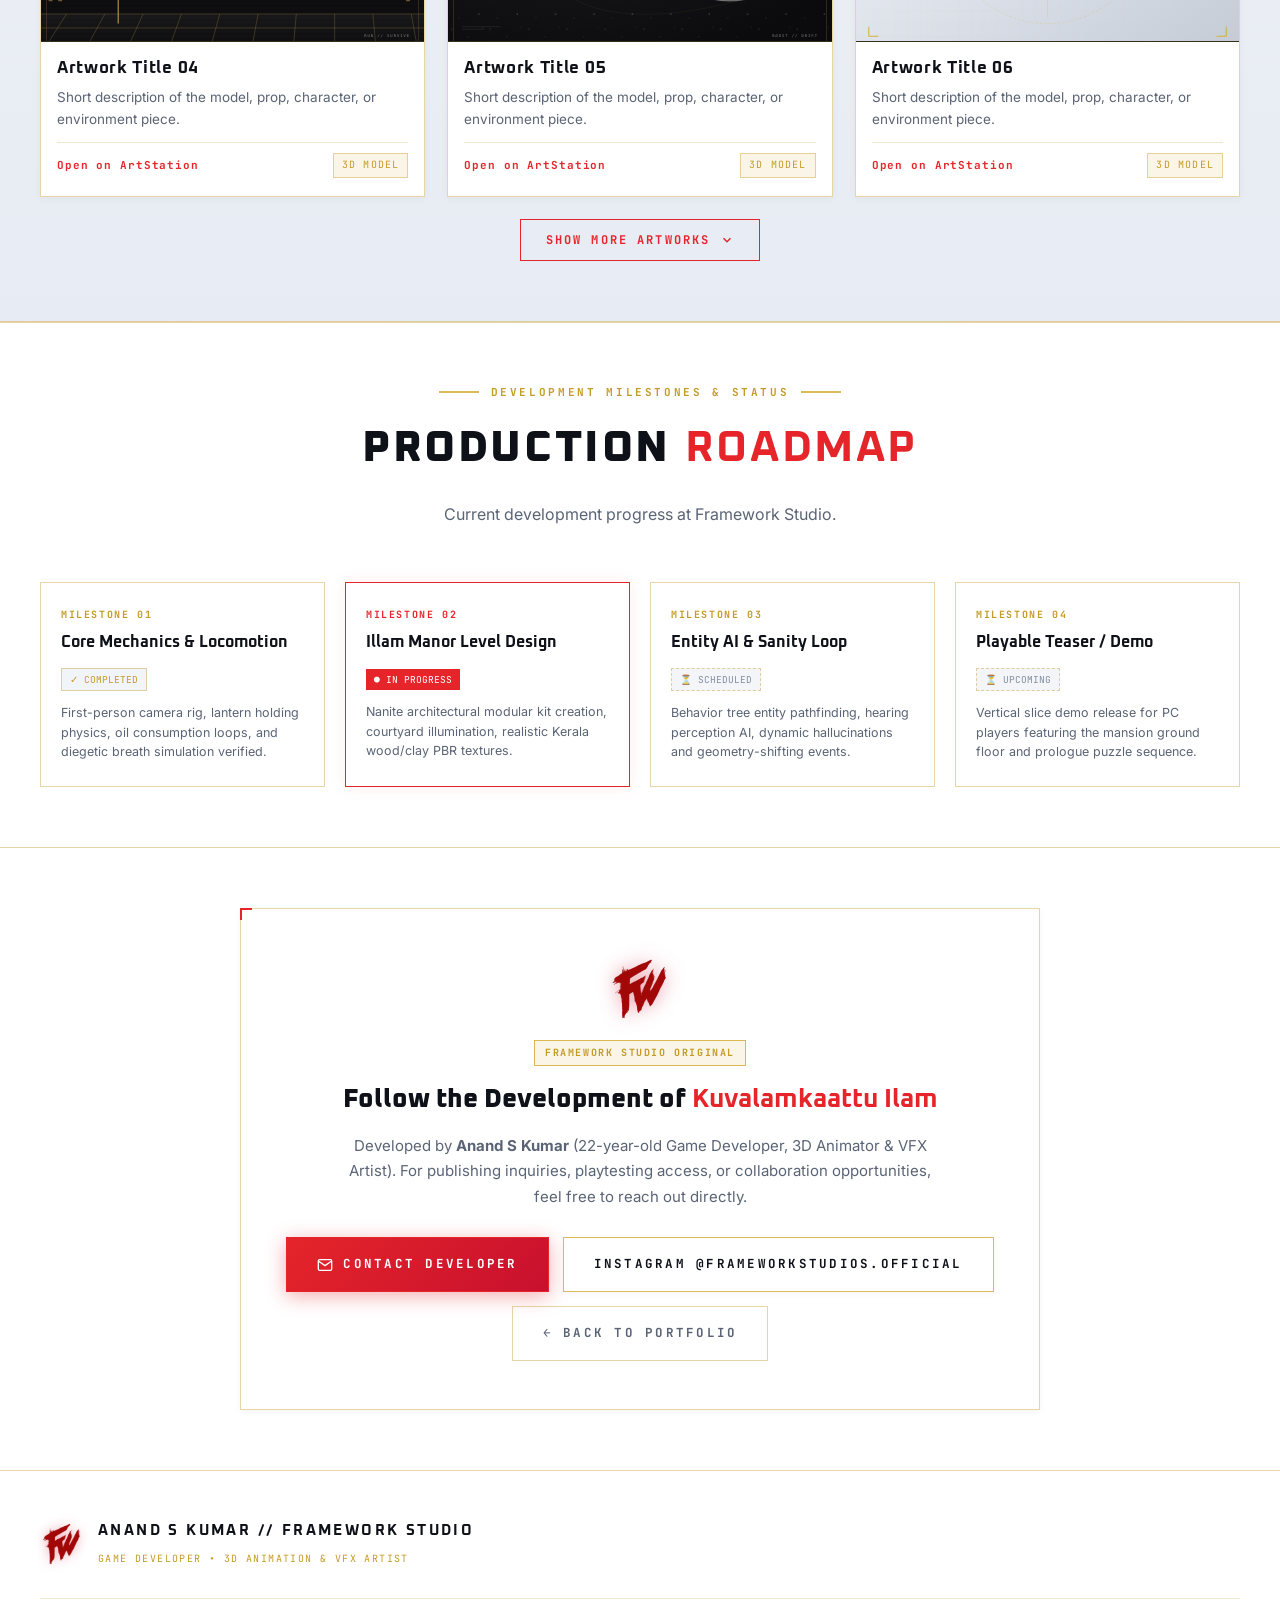
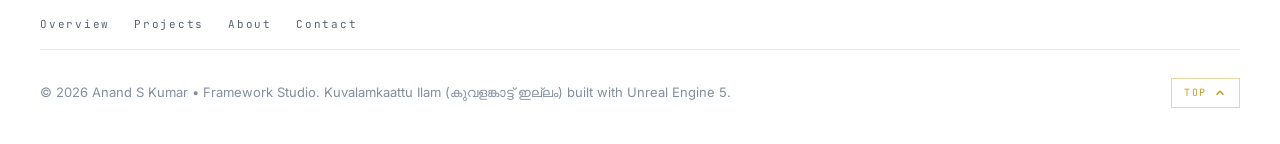
<file: kuvalamkaattu-ilam.html>
<!DOCTYPE html>
<html lang="en">
<head>
  <meta charset="UTF-8">
  <meta name="viewport" content="width=device-width, initial-scale=1.0">
  <title>Kuvalamkaattu Ilam (കുവളങ്കാട്ട് ഇല്ലം) — UE5 First-Person Horror Game | Framework Studio</title>
  <meta name="description" content="Kuvalamkaattu Ilam is an Unreal Engine 5 first-person psychological and Kerala folklore horror game in development by Framework Studio (Anand S Kumar).">
  
  <!-- Preconnect & Fonts -->
  <link rel="preconnect" href="https://fonts.googleapis.com">
  <link rel="preconnect" href="https://fonts.gstatic.com" crossorigin>
  <link href="https://fonts.googleapis.com/css2?family=Inter:wght@300;400;500;600;700&family=JetBrains+Mono:wght@400;500;600;700&family=Oxanium:wght@400;500;600;700;800&display=swap" rel="stylesheet">
  
  <link rel="stylesheet" href="styles.css">
  <link rel="icon" type="image/png" href="assets/framework-studios-logo.png">

  <script>
    const MY_BIRTH_DATE = "2004-06-05"; // Set to your exact birth date

      function calculateAge(birthDateString) {
          const birthDate = new Date(birthDateString);
          const today = new Date();
          let age = today.getFullYear() - birthDate.getFullYear();
          const monthDifference = today.getMonth() - birthDate.getMonth();
          
          if (monthDifference < 0 || (monthDifference === 0 && today.getDate() < birthDate.getDate())) {
              age--;
          }
          return age;
      }

      document.addEventListener("DOMContentLoaded", function() {
          const currentAge = calculateAge(MY_BIRTH_DATE);
          document.querySelectorAll(".dynamic-age").forEach(element => {
              element.textContent = currentAge;
          });
      });
  </script>

</head>
<body class="theme-light">

  <!-- Interactive Golden Mesh Background Canvas -->
  <canvas id="goldenMeshCanvas" class="canvas-mesh" aria-hidden="true"></canvas>

  <!-- Status Bar (Top Accent) -->
  <aside class="status-bar" aria-label="System status">
    <div class="container status-bar__inner">
      <div class="status-bar__item">
        <span class="status-beacon"></span>
        <span class="status-bar__label">PROJECT TELEMETRY:</span>
        <span class="status-bar__value status-bar__value--red">ACTIVE DEVELOPMENT // UNREAL ENGINE 5</span>
      </div>
      <div class="status-bar__meta hide-mobile">
        <span class="status-chip">DEV: FRAMEWORK STUDIO</span>
        <span class="status-chip">LEAD: ANAND S KUMAR</span>
        <button class="sfx-toggle" id="sfxToggleBtn" aria-label="Toggle procedural sound effects" aria-pressed="false">
          <svg class="sfx-icon sfx-icon--off" width="14" height="14" viewBox="0 0 24 24" fill="none" stroke="currentColor" stroke-width="2">
            <polygon points="11 5 6 9 2 9 2 15 6 15 11 19 11 5"></polygon>
            <line x1="23" y1="9" x2="17" y2="15"></line>
            <line x1="17" y1="9" x2="23" y2="15"></line>
          </svg>
          <svg class="sfx-icon sfx-icon--on" width="14" height="14" viewBox="0 0 24 24" fill="none" stroke="currentColor" stroke-width="2" style="display:none;">
            <polygon points="11 5 6 9 2 9 2 15 6 15 11 19 11 5"></polygon>
            <path d="M19.07 4.93a10 10 0 0 1 0 14.14M15.54 8.46a5 5 0 0 1 0 7.07"></path>
          </svg>
          <span class="sfx-text">SFX: OFF</span>
        </button>
      </div>
    </div>
  </aside>

  <!-- Navigation Header -->
  <header class="header detail-page-header" id="header">
    <div class="container header__inner">
      <a class="logo" href="index.html">
        <span class="logo__bracket">[</span>
        <img src="assets/framework-studios-logo.png" alt="Framework Studio Logo" class="logo__fw-img">
        <span class="logo__bracket">]</span>
        <div class="logo__titles">
          <span class="logo__name">FRAMEWORK STUDIO</span>
          <span class="logo__tag">ANAND S KUMAR • GAME DEV &amp; VFX</span>
        </div>
      </a>

      <div style="display: flex; align-items: center; gap: 14px;">
        <a href="index.html#games" class="detail-nav-back">
          <svg width="14" height="14" viewBox="0 0 24 24" fill="none" stroke="currentColor" stroke-width="2.5">
            <line x1="19" y1="12" x2="5" y2="12"></line>
            <polyline points="12 19 5 12 12 5"></polyline>
          </svg>
          <span>RETURN TO PORTFOLIO</span>
        </a>
      </div>
    </div>
  </header>

  <main>
    <!-- HERO SHOWCASE SECTION -->
    <section class="game-hero">
      <div class="container">
        <div class="game-hero__card">
          <div class="game-hero__media-container">
            <img src="assets/kuvalamkaattu-ilam-title.png" alt="Kuvalamkaattu Ilam Title - Malayalam Typography കുവളങ്കാട്ട് ഇല്ലം" class="game-hero__banner-img">
            <div class="game-hero__media-overlay">
              <div class="game-hero__tag-cluster">
                <span class="badge badge--red">CURRENTLY IN ACTIVE DEVELOPMENT</span>
                <span class="badge badge--gold">UNREAL ENGINE 5</span>
                <span class="badge badge--gold">FIRST-PERSON FOLKLORE HORROR</span>
                <span class="badge badge--red">FRAMEWORK STUDIO</span>
              </div>
              <h1 class="game-hero__title-main">Kuvalamkaattu Ilam</h1>
              <span class="game-hero__title-malayalam">കുവളങ്കാട്ട് ഇല്ലം</span>
              <p class="game-hero__subtitle">
                A FIRST-PERSON PSYCHOLOGICAL FOLKLORE HORROR ODYSSEY SET WITHIN THE SHADOWS OF AN ANCIENT KERALA ANCESTRAL MANOR.
              </p>
            </div>
          </div>

          <!-- Quick Telemetry Dashboard -->
          <div class="game-hero__telemetry-bar">
            <div class="game-telemetry-item">
              <span class="game-telemetry-item__label">GAME ENGINE</span>
              <span class="game-telemetry-item__value">Unreal Engine 5 (UE5)</span>
            </div>
            <div class="game-telemetry-item">
              <span class="game-telemetry-item__label">PERSPECTIVE / GENRE</span>
              <span class="game-telemetry-item__value">First-Person Horror</span>
            </div>
            <div class="game-telemetry-item">
              <span class="game-telemetry-item__label">STUDIO / DEVELOPER</span>
              <span class="game-telemetry-item__value">Framework Studio // Anand S Kumar</span>
            </div>
            <div class="game-telemetry-item">
              <span class="game-telemetry-item__label">TARGET PLATFORM</span>
              <span class="game-telemetry-item__value">PC (Steam) • Standalone</span>
            </div>
          </div>
        </div>
      </div>
    </section>

    <!-- SECTION: NARRATIVE & FOLKLORE SETTING -->
    <section class="detail-section">
      <div class="container">
        <div class="section-heading">
          <div class="section-heading__eyebrow">
            <span class="eyebrow-line"></span>
            <span class="eyebrow-text">NARRATIVE SYNOPSIS &amp; REGIONAL LORE</span>
            <span class="eyebrow-line"></span>
          </div>
          <h2 class="section-title">Kuvalamkaattu Ilam</h2>
          <p class="section-subtitle">
            Rooted in Kerala's rural folklore, ancestral family curses, and forgotten occult traditions.
          </p>
        </div>

        <div class="lore-card">
          <p class="lore-card__quote">
            "Behind weathered rosewood doorways and iron-nailed padlocks, generations of forbidden rituals remain unfinished. In Kuvalamkaattu, silence is merely the entity catching its breath."
          </p>
          <p class="lore-card__p">
            The story revolves around the protagonist Ajayan who comes back to his hometown to find the documents about his ancestral home <strong>Illam (ഇല്ലം)</strong>  after running away from the place at the age of 5 with his father and mother. but ended up caught in a web of lies and mysteries that left behind by his grandfather and his father before him. the story focuses on the dark ritual practiced and the consequences that follows it and the ones that watches us from the dark 
          </p>
        </div>
      </div>
    </section>

    <!-- SECTION: CORE GAMEPLAY MECHANICS -->
    <section class="detail-section detail-section--grey">
      <div class="container">
        <div class="section-heading">
          <div class="section-heading__eyebrow">
            <span class="eyebrow-line"></span>
            <span class="eyebrow-text">INTERACTIVE DESIGN PILLARS</span>
            <span class="eyebrow-line"></span>
          </div>
          <h2 class="section-title">Core <span class="highlight-red">Gameplay</span> Systems</h2>
          <p class="section-subtitle">
            Resource scarcity, spatial puzzles and sensory tension engineered for maximum immersion.
          </p>
        </div>

        <div class="pillars-grid">
          <div class="pillar-card">
            <div class="pillar-card__icon">01</div>
            <h3 class="pillar-card__title">Diegetic First-Person Immersion</h3>
            <p class="pillar-card__desc">
              Zero floating UI bars or crosshairs. The player's physical state is communicated entirely through character audio and visual cues.
            </p>
          </div>

          <div class="pillar-card">
            <div class="pillar-card__icon">02</div>
            <h3 class="pillar-card__title">Brass Lantern &amp; Sacred Oil Scarcity</h3>
            <p class="pillar-card__desc">
              Your primary lifeline is a traditional Kerala hand lantern (<em>Kuthuvilakku</em>). which act as the only light source which can reveal and hide the secrets within.
            </p>
          </div>

          <div class="pillar-card">
            <div class="pillar-card__icon">03</div>
            <h3 class="pillar-card__title">3D Auditory Stealth &amp; Creaking Timber</h3>
            <p class="pillar-card__desc">
              Every step on century-old teak floorboards triggers dynamic acoustic propagation. Players must learn to crouch and step deliberately. Distant temple bells, whispers through wall cavities, and sudden footsteps above provide vital cues for survival.
            </p>
          </div>
        </div>
      </div>
    </section>


    <!-- SECTION: 3D ART GALLERY (ARTSTATION LINKS) -->
    <section class="detail-section detail-section--contrast art-gallery-section" id="art-gallery">
      <div class="container">
        <div class="section-heading">
          <div class="section-heading__eyebrow">
            <span class="eyebrow-line"></span>
            <span class="eyebrow-text">3D ART &amp; ARTSTATION SHOWCASE</span>
            <span class="eyebrow-line"></span>
          </div>
          <h2 class="section-title">3D Art <span class="highlight-red">Gallery</span></h2>
          <p class="section-subtitle">
            Selected models and artworks from my ArtStation profile. Click any item to view the full project on ArtStation.
          </p>
        </div>

        <div class="art-gallery-topbar">
          <p class="art-gallery-topbar__note">Showing 6 artworks at a time. Use the button below to expand the full list.</p>
          <a href="https://www.artstation.com/anandskumar" target="_blank" rel="noopener noreferrer" class="btn btn--gold-outline btn--sm">VISIT ARTSTATION PROFILE ↗</a>
        </div>

        <div class="art-gallery-list" id="artGalleryList" style="display: grid; grid-template-columns: repeat(3, 1fr); gap: 22px;">
          <!-- ARTWORK 1 -->
          <!-- ARTWORK 1 -->
          <article class="art-gallery-card">
            <a class="art-gallery-card__media" href="https://www.artstation.com/artwork/Qxa5Xd" target="_blank" rel="noopener noreferrer" aria-label="Open KuthiraVilakku model on ArtStation">
              <img src="Thumbnails/KuthiraVilakku.jpg" alt="Artwork Title 01 thumbnail" loading="lazy" referrerpolicy="no-referrer" onerror="this.onerror=null;this.src='assets/cover-framework-studios.svg';">
              <span class="art-gallery-card__overlay">VIEW ON ARTSTATION ↗</span>
            </a>
            <div class="art-gallery-card__body">
              <h3 class="art-gallery-card__title">Kuthira Vilakku</h3>
              <p class="art-gallery-card__desc">It is an old tarditional lamp which act as the primary sourse of light for the player.</p>
              <div class="art-gallery-card__meta">
                <a href="https://www.artstation.com/artwork/Qxa5Xd" target="_blank" rel="noopener noreferrer" class="art-gallery-card__link">Open on ArtStation</a>
                <span class="art-gallery-card__tag">3D MODEL</span>
              </div>
            </div>
          </article>

          <!-- ARTWORK 2 -->
          <article class="art-gallery-card">
            <a class="art-gallery-card__media" href="https://www.artstation.com/artwork/Baw4R9" target="_blank" rel="noopener noreferrer" aria-label="Open Front Door model on ArtStation">
              <img src="Thumbnails/FrontDoor.jpg" alt="Artwork Title 02 thumbnail" loading="lazy" referrerpolicy="no-referrer" onerror="this.onerror=null;this.src='assets/cover-aether.svg';">
              <span class="art-gallery-card__overlay">VIEW ON ARTSTATION ↗</span>
            </a>
            <div class="art-gallery-card__body">
              <h3 class="art-gallery-card__title">FrontDoor Model</h3>
              <p class="art-gallery-card__desc">Old traditional front door.</p>
              <div class="art-gallery-card__meta">
                <a href="https://www.artstation.com/artwork/REPLACE_WITH_ARTWORK_ID_2" target="_blank" rel="noopener noreferrer" class="art-gallery-card__link">Open on ArtStation</a>
                <span class="art-gallery-card__tag">3D MODEL</span>
              </div>
            </div>
          </article>

          <!-- ARTWORK 3 -->
          <article class="art-gallery-card">
            <a class="art-gallery-card__media" href="https://www.artstation.com/artwork/REPLACE_WITH_ARTWORK_ID_3" target="_blank" rel="noopener noreferrer" aria-label="Open Artwork Title 03 on ArtStation">
              <img src="assets/cover-ashfall.svg" alt="Artwork Title 03 thumbnail" loading="lazy" referrerpolicy="no-referrer" onerror="this.onerror=null;this.src='assets/cover-ashfall.svg';">
              <span class="art-gallery-card__overlay">VIEW ON ARTSTATION ↗</span>
            </a>
            <div class="art-gallery-card__body">
              <h3 class="art-gallery-card__title">Artwork Title 03</h3>
              <p class="art-gallery-card__desc">Short description of the model, prop, character, or environment piece.</p>
              <div class="art-gallery-card__meta">
                <a href="https://www.artstation.com/artwork/REPLACE_WITH_ARTWORK_ID_3" target="_blank" rel="noopener noreferrer" class="art-gallery-card__link">Open on ArtStation</a>
                <span class="art-gallery-card__tag">3D MODEL</span>
              </div>
            </div>
          </article>

          <!-- ARTWORK 4 -->
          <article class="art-gallery-card">
            <a class="art-gallery-card__media" href="https://www.artstation.com/artwork/REPLACE_WITH_ARTWORK_ID_4" target="_blank" rel="noopener noreferrer" aria-label="Open Artwork Title 04 on ArtStation">
              <img src="assets/cover-neon-requiem.svg" alt="Artwork Title 04 thumbnail" loading="lazy" referrerpolicy="no-referrer" onerror="this.onerror=null;this.src='assets/cover-neon-requiem.svg';">
              <span class="art-gallery-card__overlay">VIEW ON ARTSTATION ↗</span>
            </a>
            <div class="art-gallery-card__body">
              <h3 class="art-gallery-card__title">Artwork Title 04</h3>
              <p class="art-gallery-card__desc">Short description of the model, prop, character, or environment piece.</p>
              <div class="art-gallery-card__meta">
                <a href="https://www.artstation.com/artwork/REPLACE_WITH_ARTWORK_ID_4" target="_blank" rel="noopener noreferrer" class="art-gallery-card__link">Open on ArtStation</a>
                <span class="art-gallery-card__tag">3D MODEL</span>
              </div>
            </div>
          </article>

          <!-- ARTWORK 5 -->
          <article class="art-gallery-card">
            <a class="art-gallery-card__media" href="https://www.artstation.com/artwork/REPLACE_WITH_ARTWORK_ID_5" target="_blank" rel="noopener noreferrer" aria-label="Open Artwork Title 05 on ArtStation">
              <img src="assets/cover-orbital-drift.svg" alt="Artwork Title 05 thumbnail" loading="lazy" referrerpolicy="no-referrer" onerror="this.onerror=null;this.src='assets/cover-orbital-drift.svg';">
              <span class="art-gallery-card__overlay">VIEW ON ARTSTATION ↗</span>
            </a>
            <div class="art-gallery-card__body">
              <h3 class="art-gallery-card__title">Artwork Title 05</h3>
              <p class="art-gallery-card__desc">Short description of the model, prop, character, or environment piece.</p>
              <div class="art-gallery-card__meta">
                <a href="https://www.artstation.com/artwork/REPLACE_WITH_ARTWORK_ID_5" target="_blank" rel="noopener noreferrer" class="art-gallery-card__link">Open on ArtStation</a>
                <span class="art-gallery-card__tag">3D MODEL</span>
              </div>
            </div>
          </article>

          <!-- ARTWORK 6 -->
          <article class="art-gallery-card">
            <a class="art-gallery-card__media" href="https://www.artstation.com/artwork/REPLACE_WITH_ARTWORK_ID_6" target="_blank" rel="noopener noreferrer" aria-label="Open Artwork Title 06 on ArtStation">
              <img src="assets/cover-valkyrie.svg" alt="Artwork Title 06 thumbnail" loading="lazy" referrerpolicy="no-referrer" onerror="this.onerror=null;this.src='assets/cover-valkyrie.svg';">
              <span class="art-gallery-card__overlay">VIEW ON ARTSTATION ↗</span>
            </a>
            <div class="art-gallery-card__body">
              <h3 class="art-gallery-card__title">Artwork Title 06</h3>
              <p class="art-gallery-card__desc">Short description of the model, prop, character, or environment piece.</p>
              <div class="art-gallery-card__meta">
                <a href="https://www.artstation.com/artwork/REPLACE_WITH_ARTWORK_ID_6" target="_blank" rel="noopener noreferrer" class="art-gallery-card__link">Open on ArtStation</a>
                <span class="art-gallery-card__tag">3D MODEL</span>
              </div>
            </div>
          </article>
        </div>

        <!-- Extra artworks (smooth expand/collapse with button moving with page) -->
        <div class="art-gallery-extras-shell" id="artGalleryExtrasShell" aria-hidden="true">
          <div class="art-gallery-extras-inner">
            <div class="art-gallery-list art-gallery-list--extras" id="artGalleryExtrasList" style="display: grid; grid-template-columns: repeat(3, 1fr); gap: 22px;">
              <!-- ARTWORK 7 (hidden until expanded) -->
              <!-- ARTWORK 7 (hidden until expanded) -->
              <article class="art-gallery-card art-gallery-card--extra">
                <a class="art-gallery-card__media" href="https://www.artstation.com/artwork/REPLACE_WITH_ARTWORK_ID_7" target="_blank" rel="noopener noreferrer" aria-label="Open Artwork Title 07 on ArtStation">
                  <img src="assets/cover-velocity.svg" alt="Artwork Title 07 thumbnail" loading="lazy" referrerpolicy="no-referrer" onerror="this.onerror=null;this.src='assets/cover-velocity.svg';">
                  <span class="art-gallery-card__overlay">VIEW ON ARTSTATION ↗</span>
                </a>
                <div class="art-gallery-card__body">
                  <h3 class="art-gallery-card__title">Artwork Title 07</h3>
                  <p class="art-gallery-card__desc">Short description of the model, prop, character, or environment piece.</p>
                  <div class="art-gallery-card__meta">
                    <a href="https://www.artstation.com/artwork/REPLACE_WITH_ARTWORK_ID_7" target="_blank" rel="noopener noreferrer" class="art-gallery-card__link">Open on ArtStation</a>
                    <span class="art-gallery-card__tag">3D MODEL</span>
                  </div>
                </div>
              </article>

              <!-- ARTWORK 8 (hidden until expanded) -->
              <article class="art-gallery-card art-gallery-card--extra">
                <a class="art-gallery-card__media" href="https://www.artstation.com/artwork/REPLACE_WITH_ARTWORK_ID_8" target="_blank" rel="noopener noreferrer" aria-label="Open Artwork Title 08 on ArtStation">
                  <img src="assets/cover-road-block.svg" alt="Artwork Title 08 thumbnail" loading="lazy" referrerpolicy="no-referrer" onerror="this.onerror=null;this.src='assets/cover-road-block.svg';">
                  <span class="art-gallery-card__overlay">VIEW ON ARTSTATION ↗</span>
                </a>
                <div class="art-gallery-card__body">
                  <h3 class="art-gallery-card__title">Artwork Title 08</h3>
                  <p class="art-gallery-card__desc">Short description of the model, prop, character, or environment piece.</p>
                  <div class="art-gallery-card__meta">
                    <a href="https://www.artstation.com/artwork/REPLACE_WITH_ARTWORK_ID_8" target="_blank" rel="noopener noreferrer" class="art-gallery-card__link">Open on ArtStation</a>
                    <span class="art-gallery-card__tag">3D MODEL</span>
                  </div>
                </div>
              </article>
            </div>
          </div>
        </div>

        <div class="art-gallery-actions" id="artGalleryActions">
          <button type="button" class="btn btn--red-outline art-gallery-toggle" id="artGalleryToggle" aria-expanded="false" aria-controls="artGalleryExtrasShell">
            <span id="artGalleryToggleText">SHOW MORE ARTWORKS</span>
            <svg width="14" height="14" viewBox="0 0 24 24" fill="none" stroke="currentColor" stroke-width="2.5" aria-hidden="true">
              <polyline points="6 9 12 15 18 9"></polyline>
            </svg>
          </button>
        </div>
      </div>
    </section>

    <!-- SECTION: DEVELOPMENT ROADMAP -->
    <section class="detail-section detail-section--grey">
      <div class="container">
        <div class="section-heading">
          <div class="section-heading__eyebrow">
            <span class="eyebrow-line"></span>
            <span class="eyebrow-text">DEVELOPMENT MILESTONES &amp; STATUS</span>
            <span class="eyebrow-line"></span>
          </div>
          <h2 class="section-title">Production <span class="highlight-red">Roadmap</span></h2>
          <p class="section-subtitle">
            Current development progress at Framework Studio.
          </p>
        </div>

        <div class="roadmap-list">
          <div class="roadmap-card">
            <div class="roadmap-card__phase">MILESTONE 01</div>
            <h3 class="roadmap-card__title">Core Mechanics &amp; Locomotion</h3>
            <span class="roadmap-card__status roadmap-card__status--done">✓ COMPLETED</span>
            <p class="roadmap-card__desc">
              First-person camera rig, lantern holding physics, oil consumption loops, and diegetic breath simulation verified.
            </p>
          </div>

          <div class="roadmap-card is-active">
            <div class="roadmap-card__phase">MILESTONE 02</div>
            <h3 class="roadmap-card__title">Illam Manor Level Design</h3>
            <span class="roadmap-card__status roadmap-card__status--current">● IN PROGRESS</span>
            <p class="roadmap-card__desc">
              Nanite architectural modular kit creation, courtyard illumination, realistic Kerala wood/clay PBR textures.
            </p>
          </div>

          <div class="roadmap-card">
            <div class="roadmap-card__phase">MILESTONE 03</div>
            <h3 class="roadmap-card__title">Entity AI &amp; Sanity Loop</h3>
            <span class="roadmap-card__status roadmap-card__status--upcoming">⏳ SCHEDULED</span>
            <p class="roadmap-card__desc">
              Behavior tree entity pathfinding, hearing perception AI, dynamic hallucinations and geometry-shifting events.
            </p>
          </div>

          <div class="roadmap-card">
            <div class="roadmap-card__phase">MILESTONE 04</div>
            <h3 class="roadmap-card__title">Playable Teaser / Demo</h3>
            <span class="roadmap-card__status roadmap-card__status--upcoming">⏳ UPCOMING</span>
            <p class="roadmap-card__desc">
              Vertical slice demo release for PC players featuring the mansion ground floor and prologue puzzle sequence.
            </p>
          </div>
        </div>
      </div>
    </section>

    <!-- CALL TO ACTION & STUDIO TRANSMISSION -->
    <section class="detail-section">
      <div class="container">
        <div class="lore-card" style="text-align: center; padding: 48px 32px; max-width: 800px; margin: 0 auto;">
          <img src="assets/framework-studios-logo.png" alt="Framework Studio" style="width: 64px; height: 64px; object-fit: contain; margin: 0 auto 16px; display: block; filter: drop-shadow(0 0 10px rgba(200, 16, 46, 0.4));">
          <span class="badge badge--gold" style="margin-bottom: 12px; display: inline-block;">FRAMEWORK STUDIO ORIGINAL</span>
          <h2 style="font-family: 'Oxanium', sans-serif; font-size: 26px; font-weight: 800; color: var(--text-title); margin-bottom: 12px;">
            Follow the Development of <span class="highlight-red">Kuvalamkaattu Ilam</span>
          </h2>
          <p style="font-size: 15px; color: var(--text-muted); line-height: 1.7; max-width: 600px; margin: 0 auto 28px;">
            Developed by <strong>Anand S Kumar</strong> (<span class="dynamic-age"></span>-year-old Game Developer, 3D Animator &amp; VFX Artist). For publishing inquiries, playtesting access, or collaboration opportunities, feel free to reach out directly.
          </p>

          <div style="display: flex; flex-wrap: wrap; justify-content: center; gap: 14px;">
            <a href="mailto:anandskumarndd@gmail.com?subject=Kuvalamkaattu%20Ilam%20Inquiry" class="btn btn--red btn--lg">
              <span class="btn__glimmer"></span>
              <svg width="16" height="16" viewBox="0 0 24 24" fill="none" stroke="currentColor" stroke-width="2">
                <path d="M4 4h16c1.1 0 2 .9 2 2v12c0 1.1-.9 2-2 2H4c-1.1 0-2-.9-2-2V6c0-1.1.9-2 2-2z"></path>
                <polyline points="22,6 12,13 2,6"></polyline>
              </svg>
              <span>CONTACT DEVELOPER</span>
            </a>
            <a href="https://www.instagram.com/frameworkstudios.official" target="_blank" rel="noopener noreferrer" class="btn btn--gold-outline btn--lg">
              <span>INSTAGRAM @FRAMEWORKSTUDIOS.OFFICIAL</span>
            </a>
            <a href="index.html#games" class="btn btn--ghost btn--lg">
              <span>← BACK TO PORTFOLIO</span>
            </a>
          </div>
        </div>
      </div>
    </section>
  </main>

  <!-- FOOTER -->
  <footer class="footer">
    <div class="container footer__inner">
      <div class="footer__brand">
        <img src="assets/framework-studios-logo.png" alt="Framework Studio" class="footer__fw-logo">
        <div class="footer__text">
          <strong class="footer__name">ANAND S KUMAR // FRAMEWORK STUDIO</strong>
          <span class="footer__desc">GAME DEVELOPER • 3D ANIMATION &amp; VFX ARTIST</span>
        </div>
      </div>

      <div class="footer__nav">
        <a href="index.html#hero">Overview</a>
        <a href="index.html#games">Projects</a>
        <a href="index.html#about">About</a>
        <a href="index.html#contact">Contact</a>
      </div>

      <div class="footer__copy">
        <p>© 2026 Anand S Kumar • Framework Studio. Kuvalamkaattu Ilam (കുവളങ്കാട്ട് ഇല്ലം) built with Unreal Engine 5.</p>
        <a href="#" class="footer__top-btn" title="Back to top">
          <span>TOP</span>
          <svg width="14" height="14" viewBox="0 0 24 24" fill="none" stroke="currentColor" stroke-width="2.5">
            <polyline points="18 15 12 9 6 15"></polyline>
          </svg>
        </a>
      </div>
    </div>
  </footer>

  <script src="main.js"></script>
  <script>
    (function () {
      const toggleBtn = document.getElementById('artGalleryToggle');
      const shell = document.getElementById('artGalleryExtrasShell');
      const extrasList = document.getElementById('artGalleryExtrasList');
      const actions = document.getElementById('artGalleryActions');
      const text = document.getElementById('artGalleryToggleText');
      if (!toggleBtn || !shell || !extrasList) return;

      const extras = Array.from(extrasList.querySelectorAll('.art-gallery-card--extra'));
      const STAGGER_EXPAND = 130;   // ms between each card when revealing
      const STAGGER_COLLAPSE = 100; // ms between each card when collapsing
      const CARD_ANIM_MS = 760;     // approx card transition duration (matches CSS)
      const SHELL_ANIM_MS = 980;    // approx shell/page expansion duration (matches CSS)

      let isExpanded = false;
      let isAnimating = false;

      function applyStagger(expanding) {
        extras.forEach((card, i) => {
          const index = expanding ? i : (extras.length - 1 - i);
          const delay = index * (expanding ? STAGGER_EXPAND : STAGGER_COLLAPSE);
          card.style.setProperty('--stagger', delay + 'ms');
        });
      }

      function totalDuration(expanding) {
        const stagger = expanding ? STAGGER_EXPAND : STAGGER_COLLAPSE;
        return Math.max(SHELL_ANIM_MS, CARD_ANIM_MS + Math.max(0, extras.length - 1) * stagger);
      }

      function setButtonState(state) {
        // state: 'collapsed' | 'expanding' | 'expanded' | 'collapsing'
        toggleBtn.classList.toggle('is-animating', state === 'expanding' || state === 'collapsing');
        toggleBtn.classList.toggle('is-expanding', state === 'expanding');
        toggleBtn.classList.toggle('is-collapsing', state === 'collapsing');
        toggleBtn.classList.toggle('is-expanded', state === 'expanded' || state === 'collapsing');

        if (actions) {
          actions.classList.toggle('is-animating', state === 'expanding' || state === 'collapsing');
          actions.classList.toggle('is-expanded', state === 'expanded' || state === 'collapsing');
        }
      }

      function finishAnimation(finalExpanded) {
        isAnimating = false;
        isExpanded = finalExpanded;

        shell.classList.remove('is-animating');
        shell.classList.toggle('is-expanded', finalExpanded);
        shell.setAttribute('aria-hidden', String(!finalExpanded));

        extras.forEach((card) => {
          card.classList.toggle('is-revealed', finalExpanded);
          if (finalExpanded) {
            card.removeAttribute('aria-hidden');
            card.removeAttribute('inert');
          } else {
            card.setAttribute('aria-hidden', 'true');
            card.setAttribute('inert', '');
          }
        });

        toggleBtn.setAttribute('aria-expanded', String(finalExpanded));
        if (text) text.textContent = finalExpanded ? 'SHOW FEWER ARTWORKS' : 'SHOW MORE ARTWORKS';
        setButtonState(finalExpanded ? 'expanded' : 'collapsed');
      }

      function expandGallery() {
        if (isAnimating || isExpanded) return;
        isAnimating = true;
        applyStagger(true);
        setButtonState('expanding');
        if (text) text.textContent = 'SHOW FEWER ARTWORKS';

        // Prepare extras (start hidden, then animate in)
        shell.setAttribute('aria-hidden', 'false');
        extras.forEach((card) => {
          card.removeAttribute('aria-hidden');
          card.removeAttribute('inert');
          card.classList.remove('is-revealed');
        });

        // Moving state: button animates, page/shell expands, tiles fade toward white via CSS
        shell.classList.add('is-animating', 'is-expanded');

        // Force reflow so transitions start from collapsed/hidden state
        void shell.offsetHeight;

        // Reveal tiles card-by-card with stagger (slow & smooth)
        extras.forEach((card) => card.classList.add('is-revealed'));

        window.setTimeout(() => {
          if (isAnimating) finishAnimation(true);
        }, totalDuration(true) + 40);
      }

      function collapseGallery() {
        if (isAnimating || !isExpanded) return;
        isAnimating = true;
        applyStagger(false);
        setButtonState('collapsing');
        if (text) text.textContent = 'SHOW MORE ARTWORKS';

        // Moving state: tiles fade toward white and slide/fade out; shell/button/page move up
        shell.classList.add('is-animating');
        extras.forEach((card) => card.classList.remove('is-revealed'));
        shell.classList.remove('is-expanded');

        window.setTimeout(() => {
          if (isAnimating) finishAnimation(false);
        }, totalDuration(false) + 40);
      }

      // Initial collapsed state
      shell.classList.remove('is-expanded', 'is-animating');
      shell.setAttribute('aria-hidden', 'true');
      extras.forEach((card) => {
        card.classList.remove('is-revealed');
        card.setAttribute('aria-hidden', 'true');
        card.setAttribute('inert', '');
        card.style.setProperty('--stagger', '0ms');
      });
      setButtonState('collapsed');

      toggleBtn.addEventListener('click', function () {
        if (isExpanded) collapseGallery();
        else expandGallery();
      });
    })();
  </script>
  
</body>
</html>
</file>
<file: styles.css>
/* ==========================================================================
   RILEY FINCH — GAME DEVELOPER PORTFOLIO
   Palette: White, Grey & Golden Lines (Backgrounds) + Vibrant Red (Elements)
   Rounder, Thicker Grid Nodes + Background Error Gibberish Telemetry
   ========================================================================== */

:root {
  /* White & Grey Backgrounds */
  --bg-white: #ffffff;
  --bg-pure: #ffffff;
  --bg-light: #f8f9fc;
  --bg-grey-subtle: #f3f5f9;
  --bg-grey-section: #eaedf4;
  --bg-grey-card: #ffffff;
  --bg-grey-card-hover: #f9fafc;
  --bg-grey-inner: #f1f4f8;
  --bg-dark-terminal: #12141a;
  --bg-dark-terminal-inner: #0b0d12;

  /* Golden Lines & Accents */
  --gold-primary: #c59b27;
  --gold-bright: #d4af37;
  --gold-light: #f3d878;
  --gold-pale: rgba(212, 175, 55, 0.12);
  --gold-line: rgba(197, 155, 39, 0.42);
  --gold-line-strong: rgba(212, 175, 55, 0.85);
  --gold-line-subtle: rgba(197, 155, 39, 0.22);
  --gold-glow: 0 0 16px rgba(212, 175, 55, 0.38);

  /* Element Colors: Vibrant Gaming Red */
  --red-primary: #e5252a;
  --red-hover: #ff3338;
  --red-dark: #c8102e;
  --red-deep: #a00c22;
  --red-pale: rgba(229, 37, 42, 0.08);
  --red-line: rgba(229, 37, 42, 0.45);
  --red-glow: 0 4px 20px rgba(229, 37, 42, 0.38);
  --red-glow-lg: 0 0 32px rgba(229, 37, 42, 0.6);

  /* Typography & Neutral Contrasters */
  --text-title: #0e1118;
  --text-main: #2a303d;
  --text-muted: #5a6475;
  --text-light: #838e9f;
  --text-on-red: #ffffff;
  --text-on-dark: #e6ebf5;

  /* Shadows */
  --shadow-sm: 0 2px 8px rgba(0, 0, 0, 0.04);
  --shadow-md: 0 8px 24px rgba(18, 20, 26, 0.06);
  --shadow-lg: 0 16px 40px rgba(18, 20, 26, 0.08);
  --shadow-gold: 0 8px 30px rgba(197, 155, 39, 0.14);

  /* Transitions */
  --transition-fast: 160ms cubic-bezier(0.4, 0, 0.2, 1);
  --transition-normal: 260ms cubic-bezier(0.4, 0, 0.2, 1);
}

/* Base Reset */
*, *::before, *::after {
  box-sizing: border-box;
  margin: 0;
  padding: 0;
}

html {
  scroll-behavior: smooth;
  scroll-padding-top: 110px;
  font-size: 16px;
}

body {
  font-family: "Inter", -apple-system, BlinkMacSystemFont, "Segoe UI", Roboto, sans-serif;
  background-color: var(--bg-white);
  color: var(--text-main);
  line-height: 1.65;
  overflow-x: hidden;
  position: relative;
  -webkit-font-smoothing: antialiased;
}

img {
  max-width: 100%;
  height: auto;
  display: block;
}

a {
  color: inherit;
  text-decoration: none;
  transition: color var(--transition-fast);
}

button {
  font-family: inherit;
  cursor: pointer;
  border: none;
  background: none;
}

ul {
  list-style: none;
}

/* Accessibility */
.sr-only {
  position: absolute;
  width: 1px;
  height: 1px;
  padding: 0;
  margin: -1px;
  overflow: hidden;
  clip: rect(0, 0, 0, 0);
  border: 0;
}

.container {
  width: min(1200px, calc(100% - 48px));
  margin: 0 auto;
  position: relative;
  z-index: 5;
}

/* ==========================================================================
   BACKGROUND GOLDEN LINES & ROUNDER, THICKER GRID NODES
   ========================================================================== */

.bg-wrapper {
  position: fixed;
  inset: 0;
  pointer-events: none;
  z-index: 0;
  overflow: hidden;
}

.canvas-mesh {
  position: fixed;
  top: 0;
  left: 0;
  width: 100vw;
  height: 100vh;
  z-index: -1;            
  pointer-events: none;   
  display: block;        
}

.status-bar,
.header,
main,
.footer {
  position: relative;
  z-index: 1;
}

/* Repeating Golden Line Grids across pure White & Grey */
.bg-grid-lines {
  position: absolute;
  inset: 0;
  background-image: 
    linear-gradient(to right, var(--gold-line-subtle) 1px, transparent 1px),
    linear-gradient(to bottom, var(--gold-line-subtle) 1px, transparent 1px);
  background-size: 64px 64px;
  opacity: 0.7;
}

.bg-gold-accents {
  position: absolute;
  inset: 0;
}

/* Golden Beams cutting through background */
.gold-beam {
  position: absolute;
  height: 2px;
  background: linear-gradient(90deg, transparent 0%, var(--gold-bright) 50%, transparent 100%);
  opacity: 0.45;
}

.gold-beam--1 {
  top: 18%;
  left: -10%;
  width: 120%;
  transform: rotate(-3deg);
}

.gold-beam--2 {
  top: 55%;
  left: -10%;
  width: 120%;
  transform: rotate(2deg);
}

.gold-beam--3 {
  top: 85%;
  left: -10%;
  width: 120%;
  transform: rotate(-1.5deg);
}

/* Circuit Line Accent Overlays */
.gold-circuit-vector {
  position: absolute;
  width: 380px;
  height: 380px;
  border: 1.5px solid var(--gold-line);
  opacity: 0.4;
}

.gold-circuit-vector--top {
  top: 40px;
  right: -100px;
  transform: rotate(45deg);
  border-image: linear-gradient(135deg, var(--gold-bright), transparent) 1;
}

.gold-circuit-vector--bottom {
  bottom: 120px;
  left: -120px;
  transform: rotate(45deg);
  border-image: linear-gradient(315deg, var(--gold-bright), transparent) 1;
}



/* CAD Corner HUD Overlays */
.cad-overlay {
  position: fixed;
  inset: 12px;
  pointer-events: none;
  z-index: 50;
  display: flex;
  flex-direction: column;
  justify-content: space-between;
}

.cad-corner {
  font-family: "JetBrains Mono", monospace;
  font-size: 9px;
  letter-spacing: 0.18em;
  color: var(--gold-primary);
  opacity: 0.7;
  display: flex;
  align-items: center;
  gap: 8px;
}

.cad-corner--tl { align-self: flex-start; }
.cad-corner--tr { align-self: flex-end; }
.cad-corner--bl { align-self: flex-start; }
.cad-corner--br { align-self: flex-end; }

/* ==========================================================================
   STATUS BAR (TOP ACCENT)
   ========================================================================== */

.status-bar {
  position: relative;
  z-index: 40;
  background: var(--bg-grey-subtle);
  border-bottom: 1px solid var(--gold-line);
  font-family: "JetBrains Mono", monospace;
  font-size: 11px;
  letter-spacing: 0.14em;
  padding: 6px 0;
}

.status-bar__inner {
  display: flex;
  align-items: center;
  justify-content: space-between;
  gap: 16px;
}

.status-bar__item {
  display: flex;
  align-items: center;
  gap: 8px;
}

.status-beacon {
  width: 9px;
  height: 9px;
  border-radius: 50%;
  background: var(--red-primary);
  box-shadow: 0 0 10px var(--red-primary);
  animation: pulse-beacon 2s infinite ease-in-out;
}

@keyframes pulse-beacon {
  0%, 100% { transform: scale(1); opacity: 1; }
  50% { transform: scale(1.35); opacity: 0.6; }
}

.status-bar__label {
  color: var(--gold-primary);
  font-weight: 600;
}

.status-bar__value--red {
  color: var(--red-primary);
  font-weight: 700;
}

.status-bar__meta {
  display: flex;
  align-items: center;
  gap: 12px;
}

.status-chip {
  padding: 2px 8px;
  border: 1px solid var(--gold-line);
  background: var(--bg-white);
  color: var(--text-muted);
  font-size: 10px;
}

.sfx-toggle {
  display: inline-flex;
  align-items: center;
  gap: 6px;
  padding: 3px 10px;
  background: var(--bg-white);
  border: 1px solid var(--gold-line);
  color: var(--text-main);
  font-size: 10px;
  font-family: "JetBrains Mono", monospace;
  letter-spacing: 0.1em;
  transition: all var(--transition-fast);
}

.sfx-toggle:hover {
  border-color: var(--red-primary);
  color: var(--red-primary);
}

.sfx-toggle.is-active {
  background: var(--red-primary);
  color: #ffffff;
  border-color: var(--red-primary);
}

/* ==========================================================================
   NAVIGATION & HEADER
   ========================================================================== */

.header {
  position: sticky;
  top: 0;
  left: 0;
  width: 100%;
  background: rgba(255, 255, 255, 0.95);
  backdrop-filter: blur(14px);
  -webkit-backdrop-filter: blur(14px);
  border-bottom: 1px solid var(--gold-line);
  z-index: 35;
  transition: box-shadow var(--transition-fast);
}

.header.is-scrolled {
  box-shadow: var(--shadow-sm);
}

.header__inner {
  display: flex;
  align-items: center;
  justify-content: space-between;
  height: 72px;
  gap: 20px;
}

/* Logo */
.logo {
  display: flex;
  align-items: center;
  gap: 8px;
  font-family: "Oxanium", sans-serif;
}

.logo__bracket {
  color: var(--gold-primary);
  font-size: 22px;
  font-weight: 300;
}

.logo__mark {
  display: inline-flex;
  align-items: center;
  justify-content: center;
  width: 38px;
  height: 38px;
  background: var(--bg-grey-inner);
  border: 1.5px solid var(--gold-line-strong);
  color: var(--red-primary);
  font-weight: 800;
  font-size: 16px;
  letter-spacing: 0.05em;
  position: relative;
  box-shadow: 0 0 10px var(--gold-pale);
}

.logo__fw-img {
  width: 34px;
  height: 34px;
  object-fit: contain;
  display: inline-block;
  filter: drop-shadow(0 0 4px rgba(200, 16, 46, 0.35));
}

.footer__fw-logo {
  width: 44px;
  height: 44px;
  object-fit: contain;
  filter: drop-shadow(0 0 6px rgba(200, 16, 46, 0.35));
}

.logo__mark::after {
  content: "";
  position: absolute;
  inset: 2px;
  border: 1px solid var(--gold-line-subtle);
  pointer-events: none;
}

.logo__titles {
  display: flex;
  flex-direction: column;
}

.logo__name {
  font-size: 15px;
  font-weight: 700;
  letter-spacing: 0.16em;
  color: var(--text-title);
  line-height: 1.1;
}

.logo__tag {
  font-family: "JetBrains Mono", monospace;
  font-size: 9px;
  color: var(--gold-primary);
  letter-spacing: 0.18em;
}

/* Nav Menu */
.nav {
  display: flex;
  align-items: center;
  gap: 28px;
}

.nav__link {
  font-family: "JetBrains Mono", monospace;
  font-size: 11px;
  font-weight: 600;
  letter-spacing: 0.18em;
  color: var(--text-muted);
  position: relative;
  padding: 6px 0;
  transition: color var(--transition-fast);
}

.nav__link span {
  color: var(--gold-primary);
  font-size: 9px;
  margin-right: 3px;
}

.nav__link::after {
  content: "";
  position: absolute;
  bottom: 0;
  left: 0;
  width: 100%;
  height: 2px;
  background: var(--red-primary);
  transform: scaleX(0);
  transform-origin: right;
  transition: transform var(--transition-fast);
}

.nav__link:hover {
  color: var(--red-primary);
}

.nav__link:hover::after {
  transform: scaleX(1);
  transform-origin: left;
}

.header__cta {
  display: flex;
  align-items: center;
  gap: 12px;
}

.nav__toggle {
  display: none;
  flex-direction: column;
  gap: 5px;
  width: 32px;
  height: 32px;
  justify-content: center;
  align-items: center;
  border: 1px solid var(--gold-line);
  background: var(--bg-grey-inner);
}

.nav__toggle-bar {
  width: 18px;
  height: 2px;
  background: var(--red-primary);
  transition: transform var(--transition-fast), opacity var(--transition-fast);
}

/* ==========================================================================
   BUTTONS & BADGES (RED & GOLD ELEMENTS)
   ========================================================================== */

.btn {
  display: inline-flex;
  align-items: center;
  justify-content: center;
  gap: 10px;
  font-family: "JetBrains Mono", monospace;
  font-size: 12px;
  font-weight: 700;
  letter-spacing: 0.18em;
  text-transform: uppercase;
  padding: 12px 24px;
  position: relative;
  overflow: hidden;
  border-radius: 0;
  transition: all var(--transition-fast);
}

/* Primary Vibrant Red Button */
.btn--red {
  background: linear-gradient(135deg, var(--red-primary) 0%, var(--red-dark) 100%);
  color: var(--text-on-red);
  border: 1px solid var(--red-primary);
  box-shadow: var(--red-glow);
}

.btn--red:hover {
  background: linear-gradient(135deg, var(--red-hover) 0%, var(--red-primary) 100%);
  box-shadow: var(--red-glow-lg);
  transform: translateY(-2px);
  color: #ffffff;
}

.btn--red:active {
  transform: translateY(0);
}

.btn--red-outline {
  background: transparent;
  color: var(--red-primary);
  border: 1px solid var(--red-primary);
}

.btn--red-outline:hover {
  background: var(--red-primary);
  color: #ffffff;
  box-shadow: var(--red-glow);
}

/* Golden Outline Button */
.btn--gold-outline {
  background: var(--bg-white);
  color: var(--text-title);
  border: 1.5px solid var(--gold-line-strong);
  box-shadow: var(--shadow-sm);
}

.btn--gold-outline:hover {
  border-color: var(--red-primary);
  color: var(--red-primary);
  box-shadow: 0 4px 16px var(--gold-pale);
  transform: translateY(-2px);
}

.btn--ghost {
  background: transparent;
  color: var(--text-muted);
  border: 1px solid var(--gold-line);
}

.btn--ghost:hover {
  border-color: var(--red-primary);
  color: var(--red-primary);
}

.btn--lg {
  padding: 16px 30px;
  font-size: 12.5px;
}

.btn--sm {
  padding: 8px 16px;
  font-size: 11px;
}

.btn--xs {
  padding: 6px 12px;
  font-size: 10px;
}

.btn--block {
  width: 100%;
}

.btn__glimmer {
  position: absolute;
  top: 0;
  left: -100%;
  width: 50%;
  height: 100%;
  background: linear-gradient(90deg, transparent, rgba(255, 255, 255, 0.35), transparent);
  transform: skewX(-20deg);
  animation: glimmer 4s infinite ease-in-out;
}

@keyframes glimmer {
  0% { left: -100%; }
  35%, 100% { left: 200%; }
}

.btn__icon-dot {
  width: 6px;
  height: 6px;
  border-radius: 50%;
  background: #ffffff;
  box-shadow: 0 0 6px #ffffff;
}

.btn__reticle {
  color: var(--gold-primary);
  font-size: 14px;
}

/* Badges */
.badge {
  display: inline-flex;
  align-items: center;
  gap: 6px;
  font-family: "JetBrains Mono", monospace;
  font-size: 10px;
  font-weight: 700;
  letter-spacing: 0.16em;
  padding: 4px 10px;
  border: 1px solid;
}

.badge--red {
  background: rgba(229, 37, 42, 0.08);
  color: var(--red-primary);
  border-color: var(--red-primary);
}

.badge--gold {
  background: var(--gold-pale);
  color: var(--gold-primary);
  border-color: var(--gold-line-strong);
}

/* Highlight text spans */
.highlight-red {
  color: var(--red-primary);
  font-weight: 700;
}

.highlight-gold {
  color: var(--gold-primary);
  font-weight: 700;
}

/* Golden Section Dividers */
.gold-divider {
  display: flex;
  align-items: center;
  justify-content: center;
  gap: 16px;
  padding: 40px 0 0;
  position: relative;
  z-index: 2;
}

.gold-divider__line {
  flex: 1;
  max-width: 480px;
  height: 1.5px;
  background: linear-gradient(90deg, transparent, var(--gold-line-strong), transparent);
}

.gold-divider__diamond {
  color: var(--gold-primary);
  font-size: 12px;
  text-shadow: 0 0 8px var(--gold-bright);
}

/* ==========================================================================
   HERO SECTION
   ========================================================================== */

.hero {
  position: relative;
  padding: 60px 0 80px;
  z-index: 2;
}

.hero__inner {
  display: grid;
  grid-template-columns: 1.15fr 0.85fr;
  gap: 50px;
  align-items: center;
}

.hero__badge {
  display: inline-flex;
  align-items: center;
  gap: 10px;
  padding: 6px 14px;
  background: var(--bg-grey-inner);
  border: 1.5px solid var(--gold-line-strong);
  font-family: "JetBrains Mono", monospace;
  font-size: 10px;
  letter-spacing: 0.2em;
  color: var(--gold-primary);
  margin-bottom: 24px;
}

.hero__badge-pulse {
  width: 7px;
  height: 7px;
  border-radius: 50%;
  background: var(--red-primary);
  box-shadow: 0 0 8px var(--red-primary);
}

.hero__title {
  font-family: "Oxanium", sans-serif;
  font-size: clamp(36px, 4.4vw, 58px);
  font-weight: 800;
  line-height: 1.12;
  letter-spacing: 0.04em;
  color: var(--text-title);
  margin-bottom: 22px;
  text-transform: uppercase;
}

.hero__lead {
  font-size: 17px;
  line-height: 1.7;
  color: var(--text-muted);
  max-width: 600px;
  margin-bottom: 32px;
}

.hero__actions {
  display: flex;
  flex-wrap: wrap;
  gap: 14px;
  margin-bottom: 48px;
}

/* Metric Cards */
.hero__metrics {
  display: grid;
  grid-template-columns: repeat(4, 1fr);
  gap: 14px;
}

.metric-card {
  background: var(--bg-white);
  border: 1px solid var(--gold-line);
  padding: 14px 16px;
  box-shadow: var(--shadow-sm);
  transition: all var(--transition-fast);
  position: relative;
}

.metric-card::before {
  content: "";
  position: absolute;
  top: -1px;
  left: -1px;
  width: 6px;
  height: 6px;
  border-top: 2px solid var(--gold-bright);
  border-left: 2px solid var(--gold-bright);
}

.metric-card:hover {
  border-color: var(--red-primary);
  transform: translateY(-2px);
  box-shadow: var(--shadow-md);
}

.metric-card__header {
  display: flex;
  align-items: center;
  justify-content: space-between;
  margin-bottom: 6px;
}

.metric-card__tag {
  font-family: "JetBrains Mono", monospace;
  font-size: 9px;
  letter-spacing: 0.16em;
  color: var(--text-light);
}

.metric-card__dot {
  width: 7px;
  height: 7px;
  border-radius: 50%;
}

.metric-card__dot--red {
  background: var(--red-primary);
  box-shadow: 0 0 6px var(--red-primary);
}

.metric-card__dot--gold {
  background: var(--gold-primary);
  box-shadow: 0 0 6px var(--gold-primary);
}

.metric-card__val {
  font-family: "Oxanium", sans-serif;
  font-size: 22px;
  font-weight: 700;
  color: var(--text-title);
  letter-spacing: 0.04em;
  line-height: 1.1;
}

.metric-card__desc {
  font-family: "JetBrains Mono", monospace;
  font-size: 10px;
  color: var(--text-muted);
  margin-top: 4px;
}

/* Hero Showcase Frame */
.hero-frame {
  background: var(--bg-white);
  border: 1.5px solid var(--gold-line-strong);
  padding: 16px;
  box-shadow: var(--shadow-gold), var(--shadow-lg);
  position: relative;
}

.hero-frame::before,
.hero-frame::after {
  content: "";
  position: absolute;
  width: 14px;
  height: 14px;
  border: 2px solid var(--gold-bright);
}

.hero-frame::before {
  top: -2px;
  left: -2px;
  border-right: none;
  border-bottom: none;
}

.hero-frame::after {
  bottom: -2px;
  right: -2px;
  border-left: none;
  border-top: none;
}

.hero-frame__hud-header {
  display: flex;
  align-items: center;
  justify-content: space-between;
  padding-bottom: 12px;
  margin-bottom: 12px;
  border-bottom: 1px solid var(--gold-line);
  font-family: "JetBrains Mono", monospace;
  font-size: 10px;
  letter-spacing: 0.18em;
}

.hud-item--red {
  color: var(--red-primary);
  font-weight: 700;
}

.hud-item--gold {
  color: var(--gold-primary);
  font-weight: 700;
}

.hero-frame__viewport {
  position: relative;
  aspect-ratio: 4 / 3;
  overflow: hidden;
  background: var(--bg-grey-inner);
  border: 1px solid var(--gold-line);
}

.hero-frame__img {
  width: 100%;
  height: 100%;
  object-fit: cover;
  transition: transform 600ms ease;
}

.hero-frame:hover .hero-frame__img {
  transform: scale(1.04);
}

.hero-frame__scanline {
  position: absolute;
  inset: 0;
  background: repeating-linear-gradient(
    to bottom,
    transparent 0px,
    transparent 3px,
    rgba(212, 175, 55, 0.08) 3px,
    rgba(212, 175, 55, 0.08) 6px
  );
  pointer-events: none;
}

.hero-frame__reticle {
  position: absolute;
  top: 50%;
  left: 50%;
  transform: translate(-50%, -50%);
  width: 60px;
  height: 60px;
  border: 1px dashed var(--gold-bright);
  border-radius: 50%;
  pointer-events: none;
  opacity: 0.6;
}

.hero-frame__reticle::after {
  content: "";
  position: absolute;
  top: 50%;
  left: 50%;
  transform: translate(-50%, -50%);
  width: 7px;
  height: 7px;
  background: var(--red-primary);
  border-radius: 50%;
  box-shadow: 0 0 8px var(--red-primary);
}

.hero-frame__floating-hud {
  position: absolute;
  left: 14px;
  bottom: 14px;
  background: rgba(18, 20, 26, 0.88);
  backdrop-filter: blur(8px);
  border: 1px solid var(--gold-line-strong);
  padding: 10px 14px;
  font-family: "JetBrains Mono", monospace;
}

.floating-hud__title {
  font-size: 11px;
  font-weight: 700;
  color: #ffffff;
  letter-spacing: 0.14em;
  margin-bottom: 4px;
}

.floating-hud__stats {
  display: flex;
  gap: 12px;
  font-size: 9px;
  color: var(--gold-light);
  letter-spacing: 0.1em;
}

.hero-frame__hud-footer {
  display: flex;
  align-items: center;
  justify-content: space-between;
  padding-top: 14px;
}

.hud-footer__gold-coords {
  font-family: "JetBrains Mono", monospace;
  font-size: 9px;
  letter-spacing: 0.18em;
  color: var(--gold-primary);
}

/* ==========================================================================
   SECTIONS: HEADINGS & CONTAINERS
   ========================================================================== */

.section {
  position: relative;
  padding: 90px 0;
  z-index: 3;
}

.section--white {
  background-color: var(--bg-white);
}

.section--grey {
  background-color: var(--bg-grey-section);
  border-top: 1px solid var(--gold-line);
  border-bottom: 1px solid var(--gold-line);
}

.section-heading {
  text-align: center;
  max-width: 720px;
  margin: 0 auto 54px;
}

.section-heading__eyebrow {
  display: flex;
  align-items: center;
  justify-content: center;
  gap: 12px;
  margin-bottom: 12px;
}

.eyebrow-line {
  width: 40px;
  height: 1.5px;
  background: var(--gold-line-strong);
}

.eyebrow-text {
  font-family: "JetBrains Mono", monospace;
  font-size: 11px;
  font-weight: 700;
  letter-spacing: 0.24em;
  color: var(--gold-primary);
  text-transform: uppercase;
}

.section-title {
  font-family: "Oxanium", sans-serif;
  font-size: clamp(30px, 3.4vw, 44px);
  font-weight: 800;
  color: var(--text-title);
  letter-spacing: 0.06em;
  text-transform: uppercase;
  margin-bottom: 16px;
}

.section-subtitle {
  font-size: 16px;
  color: var(--text-muted);
  line-height: 1.7;
}

/* ==========================================================================
   GAMES & PROTOTYPES (PROJECT CARDS)
   ========================================================================== */

.filter-bar {
  display: flex;
  flex-wrap: wrap;
  justify-content: center;
  gap: 10px;
  margin-bottom: 40px;
}

.filter-btn {
  display: inline-flex;
  align-items: center;
  gap: 8px;
  padding: 10px 18px;
  background: var(--bg-white);
  border: 1px solid var(--gold-line);
  font-family: "JetBrains Mono", monospace;
  font-size: 11px;
  font-weight: 600;
  letter-spacing: 0.16em;
  color: var(--text-muted);
  transition: all var(--transition-fast);
}

.filter-btn__dot {
  width: 7px;
  height: 7px;
  border-radius: 50%;
  background: var(--gold-primary);
  transition: background var(--transition-fast);
}

.filter-btn:hover {
  border-color: var(--red-primary);
  color: var(--red-primary);
}

.filter-btn.is-active {
  background: var(--red-primary);
  color: #ffffff;
  border-color: var(--red-primary);
  box-shadow: var(--red-glow);
}

.filter-btn.is-active .filter-btn__dot {
  background: #ffffff;
  box-shadow: 0 0 6px #ffffff;
}

/* Grid */
.games-grid {
  display: grid;
  grid-template-columns: repeat(auto-fit, minmax(350px, 1fr));
  gap: 32px;
}

.project-card {
  background: var(--bg-white);
  border: 1.5px solid var(--gold-line);
  box-shadow: var(--shadow-sm);
  display: flex;
  flex-direction: column;
  position: relative;
  transition: all var(--transition-normal);
}

.project-card::before {
  content: "";
  position: absolute;
  top: -1px;
  left: -1px;
  width: 8px;
  height: 8px;
  border-top: 2px solid var(--gold-bright);
  border-left: 2px solid var(--gold-bright);
}

.project-card:hover {
  border-color: var(--red-primary);
  box-shadow: var(--shadow-lg), 0 0 20px var(--red-pale);
  transform: translateY(-4px);
}

.project-card__frame {
  position: relative;
  aspect-ratio: 16 / 9;
  background: var(--bg-grey-inner);
  border-bottom: 1px solid var(--gold-line);
  overflow: hidden;
}

.project-card__img {
  width: 100%;
  height: 100%;
  object-fit: cover;
  transition: transform 500ms ease;
}

.project-card__img--squishy {
  object-position: center 38%;
}

.project-card:hover .project-card__img {
  transform: scale(1.05);
}

.project-card__tag-bar {
  position: absolute;
  top: 14px;
  left: 14px;
  right: 14px;
  display: flex;
  justify-content: space-between;
  z-index: 3;
}

.project-card__hover-overlay {
  position: absolute;
  inset: 0;
  background: rgba(18, 20, 26, 0.65);
  display: flex;
  align-items: center;
  justify-content: center;
  opacity: 0;
  transition: opacity var(--transition-fast);
}

.project-card:hover .project-card__hover-overlay {
  opacity: 1;
}

.project-card__content {
  padding: 24px;
  display: flex;
  flex-direction: column;
  flex: 1;
}

.project-card__header {
  display: flex;
  align-items: baseline;
  justify-content: space-between;
  margin-bottom: 6px;
}

.project-card__title {
  font-family: "Oxanium", sans-serif;
  font-size: 20px;
  font-weight: 700;
  color: var(--text-title);
  letter-spacing: 0.06em;
}

.project-card__year {
  font-family: "JetBrains Mono", monospace;
  font-size: 11px;
  color: var(--gold-primary);
  font-weight: 600;
}

.project-card__genre {
  font-family: "JetBrains Mono", monospace;
  font-size: 11px;
  color: var(--red-primary);
  font-weight: 700;
  letter-spacing: 0.12em;
  margin-bottom: 12px;
}

.project-card__desc {
  font-size: 14px;
  color: var(--text-muted);
  line-height: 1.6;
  margin-bottom: 18px;
  flex: 1;
}

.project-card__specs {
  background: var(--bg-grey-subtle);
  border: 1px solid var(--gold-line-subtle);
  padding: 12px 14px;
  margin-bottom: 20px;
  display: grid;
  gap: 8px;
}

.spec-row {
  display: flex;
  font-family: "JetBrains Mono", monospace;
  font-size: 10px;
  line-height: 1.4;
  gap: 8px;
}

.spec-label {
  color: var(--gold-primary);
  font-weight: 700;
  min-width: 60px;
}

.spec-value {
  color: var(--text-main);
}

.project-card__footer {
  display: flex;
  align-items: center;
  justify-content: space-between;
  gap: 12px;
  border-top: 1px solid var(--gold-line-subtle);
  padding-top: 16px;
}

.spec-badge {
  font-family: "JetBrains Mono", monospace;
  font-size: 10px;
  color: var(--text-light);
  letter-spacing: 0.1em;
}

.spec-badge--red {
  color: var(--red-primary);
  font-weight: 700;
}

.spec-badge--gold {
  color: var(--gold-primary);
  font-weight: 700;
}

/* ==========================================================================
   ABOUT & TELEMETRY
   ========================================================================== */

.about-grid {
  display: grid;
  grid-template-columns: 1.05fr 0.95fr;
  gap: 48px;
  align-items: start;
}

.about-lead {
  font-size: 18px;
  color: var(--text-title);
  line-height: 1.7;
  margin-bottom: 18px;
}

.about-grid__text p {
  color: var(--text-muted);
  line-height: 1.7;
  margin-bottom: 18px;
}

.about-badges {
  display: grid;
  gap: 14px;
  margin-top: 28px;
}

.about-badge {
  display: flex;
  gap: 16px;
  background: var(--bg-white);
  border: 1px solid var(--gold-line);
  padding: 16px;
  box-shadow: var(--shadow-sm);
}

.about-badge__icon {
  font-size: 24px;
}

.about-badge strong {
  display: block;
  font-family: "Oxanium", sans-serif;
  font-size: 14px;
  color: var(--text-title);
  margin-bottom: 4px;
}

.about-badge p {
  font-size: 12px;
  color: var(--text-muted);
  margin: 0;
}

/* Telemetry Box (Right) */
.telemetry-box {
  background: var(--bg-white);
  border: 1.5px solid var(--gold-line-strong);
  box-shadow: var(--shadow-gold), var(--shadow-md);
  position: relative;
}

.telemetry-box::before {
  content: "";
  position: absolute;
  top: -1px;
  left: -1px;
  width: 10px;
  height: 10px;
  border-top: 2px solid var(--gold-bright);
  border-left: 2px solid var(--gold-bright);
}

.telemetry-box__header {
  display: flex;
  align-items: center;
  justify-content: space-between;
  padding: 14px 20px;
  border-bottom: 1px solid var(--gold-line);
  background: var(--bg-grey-inner);
}

.telemetry-box__title {
  font-family: "JetBrains Mono", monospace;
  font-size: 11px;
  font-weight: 700;
  letter-spacing: 0.2em;
  color: var(--gold-primary);
}

.telemetry-box__led {
  width: 9px;
  height: 9px;
  border-radius: 50%;
  background: var(--red-primary);
  box-shadow: 0 0 10px var(--red-primary);
}

.telemetry-box__body {
  padding: 20px;
  display: grid;
  gap: 12px;
  border-bottom: 1px solid var(--gold-line);
}

.telemetry-row {
  display: flex;
  justify-content: space-between;
  align-items: center;
  font-family: "JetBrains Mono", monospace;
  font-size: 11px;
}

.telemetry-label {
  color: var(--text-light);
  letter-spacing: 0.1em;
}

.telemetry-value {
  color: var(--text-title);
  font-weight: 600;
}

.telemetry-value--red {
  color: var(--red-primary);
  font-weight: 700;
}

.telemetry-value--gold {
  color: var(--gold-primary);
  font-weight: 700;
}

/* Career Flow */
.career-flow {
  padding: 20px;
  display: grid;
  gap: 18px;
}

.flow-step {
  display: flex;
  gap: 14px;
  position: relative;
}

.flow-step:not(:last-child)::after {
  content: "";
  position: absolute;
  top: 18px;
  left: 4px;
  bottom: -18px;
  width: 1px;
  background: var(--gold-line);
}

.flow-step__dot {
  width: 10px;
  height: 10px;
  border-radius: 50%;
  background: var(--red-primary);
  box-shadow: 0 0 6px var(--red-primary);
  margin-top: 5px;
  flex-shrink: 0;
}

.flow-step__dot--gold {
  background: var(--gold-primary);
  box-shadow: 0 0 6px var(--gold-primary);
}

.flow-step__content strong {
  display: block;
  font-family: "Oxanium", sans-serif;
  font-size: 13px;
  color: var(--text-title);
  margin-bottom: 2px;
}

.flow-step__year {
  display: block;
  font-family: "JetBrains Mono", monospace;
  font-size: 9px;
  color: var(--gold-primary);
  letter-spacing: 0.14em;
}

.flow-step__content p {
  font-size: 12px;
  color: var(--text-muted);
  line-height: 1.5;
  margin: 0;
}

/* ==========================================================================
   CONTACT FORM & INTERACTIVE TERMINAL
   ========================================================================== */

.contact-grid {
  display: grid;
  grid-template-columns: 1.05fr 0.95fr;
  gap: 40px;
  align-items: start;
}

.contact-form {
  background: var(--bg-white);
  border: 1px solid var(--gold-line);
  padding: 32px;
  box-shadow: var(--shadow-sm);
  display: grid;
  gap: 18px;
  margin-bottom: 24px;
}

.form-row {
  display: grid;
  grid-template-columns: repeat(2, 1fr);
  gap: 16px;
}

.form-group {
  display: grid;
  gap: 6px;
}

.form-label {
  font-family: "JetBrains Mono", monospace;
  font-size: 10px;
  font-weight: 700;
  letter-spacing: 0.18em;
  color: var(--text-title);
}

.required-star {
  color: var(--red-primary);
}

.form-input {
  width: 100%;
  padding: 12px 14px;
  background: var(--bg-grey-inner);
  border: 1px solid var(--gold-line);
  font-family: "JetBrains Mono", monospace;
  font-size: 12px;
  color: var(--text-title);
  outline: none;
  transition: all var(--transition-fast);
}

.form-input:focus {
  border-color: var(--red-primary);
  background: #ffffff;
  box-shadow: 0 0 10px var(--red-pale);
}

.form-select {
  cursor: pointer;
}

.form-feedback {
  font-family: "JetBrains Mono", monospace;
  font-size: 11px;
  letter-spacing: 0.1em;
  padding: 0;
  transition: all var(--transition-fast);
}

.form-feedback.is-success {
  padding: 12px;
  background: rgba(34, 197, 94, 0.1);
  border: 1px solid #22c55e;
  color: #15803d;
}

.form-feedback.is-error {
  padding: 12px;
  background: rgba(229, 37, 42, 0.1);
  border: 1px solid var(--red-primary);
  color: var(--red-primary);
}

/* Contact Cards (Bottom Left) */
.contact-cards {
  display: grid;
  gap: 10px;
}

.contact-pill-card {
  display: flex;
  align-items: center;
  gap: 16px;
  background: var(--bg-white);
  border: 1px solid var(--gold-line);
  padding: 14px 18px;
  box-shadow: var(--shadow-sm);
  transition: all var(--transition-fast);
}

.contact-pill-card:hover {
  border-color: var(--red-primary);
  transform: translateX(6px);
  box-shadow: var(--shadow-md);
}

.contact-pill-card__icon {
  font-size: 20px;
}

.contact-pill-card__label {
  display: block;
  font-family: "JetBrains Mono", monospace;
  font-size: 9px;
  letter-spacing: 0.18em;
  color: var(--gold-primary);
}

.contact-pill-card__value {
  font-size: 13px;
  font-weight: 600;
  color: var(--text-title);
}

/* Interactive Dev Terminal (Right) */
.terminal-card {
  background: var(--bg-dark-terminal);
  border: 1.5px solid var(--gold-line-strong);
  box-shadow: var(--shadow-gold), var(--shadow-lg);
  display: flex;
  flex-direction: column;
  position: relative;
}

.terminal-card::before {
  content: "";
  position: absolute;
  top: -1px;
  left: -1px;
  width: 10px;
  height: 10px;
  border-top: 2px solid var(--gold-bright);
  border-left: 2px solid var(--gold-bright);
}

.terminal-card__top {
  display: flex;
  align-items: center;
  justify-content: space-between;
  padding: 12px 18px;
  background: #090a0e;
  border-bottom: 1px solid var(--gold-line);
}

.terminal-dots {
  display: flex;
  gap: 6px;
}

.dot {
  width: 9px;
  height: 9px;
  border-radius: 50%;
}

.dot--red { background: var(--red-primary); }
.dot--gold { background: var(--gold-primary); }
.dot--grey { background: #4a5568; }

.terminal-card__title {
  font-family: "JetBrains Mono", monospace;
  font-size: 11px;
  color: var(--text-light);
  letter-spacing: 0.1em;
}

.terminal-badge {
  font-family: "JetBrains Mono", monospace;
  font-size: 9px;
  letter-spacing: 0.16em;
  color: var(--red-primary);
  font-weight: 700;
}

.terminal-card__screen {
  padding: 20px;
  min-height: 280px;
  max-height: 340px;
  overflow-y: auto;
  font-family: "JetBrains Mono", monospace;
  font-size: 12px;
  line-height: 1.6;
  color: var(--text-on-dark);
  display: flex;
  flex-direction: column;
  gap: 8px;
}

.term-line--dim { color: #64748b; }
.term-line--gold { color: var(--gold-light); }
.term-line--accent { color: var(--red-primary); font-weight: 700; }
.term-line--out { color: #cbd5e1; }
.term-highlight { color: var(--gold-bright); font-weight: 700; text-decoration: underline; }

.terminal-chips {
  display: flex;
  flex-wrap: wrap;
  gap: 8px;
  padding: 10px 18px;
  background: #090a0e;
  border-top: 1px solid rgba(197, 155, 39, 0.2);
}

.term-chip {
  padding: 4px 10px;
  background: #191c24;
  border: 1px solid var(--gold-line);
  color: var(--gold-light);
  font-family: "JetBrains Mono", monospace;
  font-size: 10px;
  transition: all var(--transition-fast);
}

.term-chip:hover {
  background: var(--red-primary);
  color: #ffffff;
  border-color: var(--red-primary);
}

.terminal-form {
  display: flex;
  align-items: center;
  padding: 12px 18px;
  background: var(--bg-dark-terminal-inner);
  border-top: 1px solid var(--gold-line);
  gap: 10px;
}

.terminal-prompt {
  font-family: "JetBrains Mono", monospace;
  font-size: 12px;
  color: var(--gold-primary);
  font-weight: 700;
}

.terminal-input {
  flex: 1;
  background: transparent;
  border: none;
  font-family: "JetBrains Mono", monospace;
  font-size: 12px;
  color: #ffffff;
  outline: none;
}

.terminal-submit-btn {
  color: var(--red-primary);
  font-size: 16px;
  font-weight: 700;
  transition: transform var(--transition-fast);
}

.terminal-submit-btn:hover {
  transform: scale(1.2);
}

/* ==========================================================================
   FOOTER
   ========================================================================== */

.footer {
  background: var(--bg-white);
  border-top: 1px solid var(--gold-line);
  padding: 48px 0 36px;
  position: relative;
  z-index: 5;
}

.footer__inner {
  display: flex;
  flex-direction: column;
  gap: 28px;
}

.footer__brand {
  display: flex;
  align-items: center;
  gap: 14px;
}

.footer__logo {
  font-family: "Oxanium", sans-serif;
  font-size: 20px;
  font-weight: 800;
  color: var(--red-primary);
}

.footer__name {
  font-family: "Oxanium", sans-serif;
  font-size: 15px;
  letter-spacing: 0.16em;
  color: var(--text-title);
  display: block;
}

.footer__desc {
  font-family: "JetBrains Mono", monospace;
  font-size: 10px;
  color: var(--gold-primary);
  letter-spacing: 0.14em;
}

.footer__nav {
  display: flex;
  flex-wrap: wrap;
  gap: 24px;
  border-top: 1px solid var(--gold-line-subtle);
  border-bottom: 1px solid var(--gold-line-subtle);
  padding: 16px 0;
  font-family: "JetBrains Mono", monospace;
  font-size: 11px;
  letter-spacing: 0.16em;
  color: var(--text-muted);
}

.footer__nav a:hover {
  color: var(--red-primary);
}

.footer__copy {
  display: flex;
  align-items: center;
  justify-content: space-between;
  font-size: 13px;
  color: var(--text-light);
}

.footer__top-btn {
  display: inline-flex;
  align-items: center;
  gap: 6px;
  padding: 6px 12px;
  border: 1px solid var(--gold-line);
  font-family: "JetBrains Mono", monospace;
  font-size: 10px;
  letter-spacing: 0.16em;
  color: var(--gold-primary);
  transition: all var(--transition-fast);
}

.footer__top-btn:hover {
  border-color: var(--red-primary);
  color: var(--red-primary);
}

/* ==========================================================================
   TECHNICAL BREAKDOWN MODAL DIALOG
   ========================================================================== */

.modal {
  position: fixed;
  inset: 0;
  z-index: 100;
  display: flex;
  align-items: center;
  justify-content: center;
  padding: 24px;
}

.modal[hidden] {
  display: none;
}

.modal__backdrop {
  position: absolute;
  inset: 0;
  background: rgba(18, 20, 26, 0.72);
  backdrop-filter: blur(8px);
}

.modal__container {
  position: relative;
  width: min(840px, 100%);
  max-height: 85vh;
  overflow-y: auto;
  z-index: 2;
  animation: modal-in 240ms cubic-bezier(0.16, 1, 0.3, 1);
}

@keyframes modal-in {
  from { opacity: 0; transform: translateY(16px) scale(0.97); }
  to { opacity: 1; transform: translateY(0) scale(1); }
}

.modal__frame {
  background: var(--bg-white);
  border: 1.5px solid var(--gold-line-strong);
  box-shadow: var(--shadow-gold), 0 24px 60px rgba(0, 0, 0, 0.2);
  display: flex;
  flex-direction: column;
}

.modal__header {
  display: flex;
  align-items: center;
  justify-content: space-between;
  padding: 20px 24px;
  border-bottom: 1px solid var(--gold-line);
  background: var(--bg-grey-inner);
}

.modal__title {
  font-family: "Oxanium", sans-serif;
  font-size: 20px;
  font-weight: 700;
  color: var(--text-title);
  letter-spacing: 0.04em;
  margin-top: 4px;
}

.modal__close {
  width: 32px;
  height: 32px;
  border: 1px solid var(--gold-line);
  background: var(--bg-white);
  color: var(--text-title);
  font-size: 16px;
  display: flex;
  align-items: center;
  justify-content: center;
  transition: all var(--transition-fast);
}

.modal__close:hover {
  background: var(--red-primary);
  color: #ffffff;
  border-color: var(--red-primary);
}

.modal__body {
  padding: 28px;
  display: grid;
  gap: 24px;
}

.modal__footer {
  display: flex;
  align-items: center;
  justify-content: flex-end;
  gap: 12px;
  padding: 16px 24px;
  border-top: 1px solid var(--gold-line);
  background: var(--bg-grey-subtle);
}

/* Modal Internal Sections */
.modal-code-snippet {
  background: var(--bg-dark-terminal);
  border: 1px solid var(--gold-line);
  padding: 16px;
  font-family: "JetBrains Mono", monospace;
  font-size: 11px;
  color: #e2e8f0;
  overflow-x: auto;
}

.modal-feature-list {
  display: grid;
  grid-template-columns: repeat(2, 1fr);
  gap: 12px;
  font-size: 13px;
}

.modal-feature-item {
  display: flex;
  gap: 8px;
  background: var(--bg-grey-inner);
  border: 1px solid var(--gold-line-subtle);
  padding: 10px 12px;
}

.modal-feature-item::before {
  content: "◆";
  color: var(--red-primary);
  font-size: 10px;
  margin-top: 2px;
}

/* ==========================================================================
   RESPONSIVE DESIGN (TABLETS & MOBILE)
   ========================================================================== */

@media (max-width: 1024px) {
  .hero__inner {
    grid-template-columns: 1fr;
    gap: 40px;
  }

  .hero__visual {
    max-width: 540px;
    margin: 0 auto;
    width: 100%;
  }

  .about-grid {
    grid-template-columns: 1fr;
  }

  .contact-grid {
    grid-template-columns: 1fr;
  }
}

@media (max-width: 820px) {
  .nav {
    position: fixed;
    top: 72px;
    left: 0;
    width: 100%;
    background: rgba(255, 255, 255, 0.98);
    backdrop-filter: blur(16px);
    border-bottom: 2px solid var(--gold-line);
    padding: 24px;
    flex-direction: column;
    align-items: flex-start;
    gap: 18px;
    transform: translateY(-110%);
    opacity: 0;
    pointer-events: none;
    transition: all var(--transition-fast);
    box-shadow: var(--shadow-lg);
  }

  .nav.is-open {
    transform: translateY(0);
    opacity: 1;
    pointer-events: auto;
  }

  .nav__toggle {
    display: flex;
  }

  .games-grid {
    grid-template-columns: 1fr;
  }

  .hero__metrics {
    grid-template-columns: repeat(2, 1fr);
  }

  .form-row {
    grid-template-columns: 1fr;
  }

  .hide-mobile {
    display: none;
  }
}

@media (max-width: 540px) {
  .hero__metrics {
    grid-template-columns: 1fr;
  }

  .hero__actions {
    flex-direction: column;
  }

  .btn--lg {
    width: 100%;
  }

  .footer__copy {
    flex-direction: column;
    gap: 16px;
    align-items: flex-start;
  }
}

/* ==========================================================================
   GAME DETAIL PAGE: KUVALAMKAATTU ILAM (UNREAL ENGINE 5)
   ========================================================================== */

.detail-page-header {
  border-bottom: 1px solid var(--gold-line);
  background: rgba(255, 255, 255, 0.96);
  backdrop-filter: blur(14px);
  position: sticky;
  top: 0;
  z-index: 40;
}

.detail-nav-back {
  display: inline-flex;
  align-items: center;
  gap: 10px;
  font-family: "JetBrains Mono", monospace;
  font-size: 11px;
  font-weight: 700;
  letter-spacing: 0.14em;
  color: var(--text-title);
  padding: 8px 16px;
  border: 1px solid var(--gold-line);
  background: var(--bg-white);
  transition: all var(--transition-fast);
}

.detail-nav-back:hover {
  border-color: var(--red-primary);
  color: var(--red-primary);
  box-shadow: 0 2px 10px rgba(200, 16, 46, 0.15);
  transform: translateX(-3px);
}

.game-hero {
  padding: 60px 0 40px;
  position: relative;
}

.game-hero__card {
  background: var(--bg-white);
  border: 1.5px solid var(--gold-line-strong);
  box-shadow: var(--shadow-gold), var(--shadow-lg);
  position: relative;
  overflow: hidden;
}

.game-hero__card::before,
.game-hero__card::after {
  content: "";
  position: absolute;
  width: 16px;
  height: 16px;
  border: 2px solid var(--gold-bright);
  z-index: 4;
}

.game-hero__card::before {
  top: -2px;
  left: -2px;
  border-right: none;
  border-bottom: none;
}

.game-hero__card::after {
  bottom: -2px;
  right: -2px;
  border-left: none;
  border-top: none;
}

.game-hero__media-container {
  position: relative;
  width: 100%;
  max-height: 520px;
  aspect-ratio: 16 / 9;
  background: #0d0f14;
  overflow: hidden;
  border-bottom: 1px solid var(--gold-line);
}

.game-hero__banner-img {
  width: 100%;
  height: 100%;
  object-fit: cover;
  object-position: center;
  transition: transform 0.8s ease;
}

.game-hero__card:hover .game-hero__banner-img {
  transform: scale(1.02);
}

.game-hero__media-overlay {
  position: absolute;
  inset: 0;
  background: linear-gradient(180deg, rgba(13, 15, 20, 0.2) 0%, rgba(13, 15, 20, 0.85) 100%);
  display: flex;
  flex-direction: column;
  justify-content: flex-end;
  padding: 36px 40px;
}

.game-hero__tag-cluster {
  display: flex;
  flex-wrap: wrap;
  align-items: center;
  gap: 10px;
  margin-bottom: 16px;
}

.game-hero__title-main {
  font-family: "Oxanium", sans-serif;
  font-size: clamp(28px, 5vw, 48px);
  font-weight: 800;
  letter-spacing: 0.04em;
  color: #ffffff;
  margin-bottom: 8px;
  text-shadow: 0 2px 14px rgba(0, 0, 0, 0.7);
}

.game-hero__title-malayalam {
  font-family: 'Inter', sans-serif;
  font-size: clamp(20px, 3.5vw, 32px);
  font-weight: 700;
  color: var(--gold-bright);
  letter-spacing: 0.08em;
  margin-bottom: 12px;
  display: block;
}

.game-hero__subtitle {
  font-family: "JetBrains Mono", monospace;
  font-size: 13px;
  color: #cbd5e1;
  letter-spacing: 0.16em;
  max-width: 800px;
}

.game-hero__telemetry-bar {
  display: grid;
  grid-template-columns: repeat(4, 1fr);
  border-top: 1px solid var(--gold-line);
  background: var(--bg-grey-subtle);
}

.game-telemetry-item {
  padding: 16px 20px;
  border-right: 1px solid var(--gold-line-subtle);
  display: flex;
  flex-direction: column;
  gap: 4px;
}

.game-telemetry-item:last-child {
  border-right: none;
}

.game-telemetry-item__label {
  font-family: "JetBrains Mono", monospace;
  font-size: 9.5px;
  letter-spacing: 0.16em;
  color: var(--gold-primary);
  font-weight: 700;
}

.game-telemetry-item__value {
  font-family: "Oxanium", sans-serif;
  font-size: 14px;
  font-weight: 700;
  color: var(--text-title);
}

.detail-section {
  padding: 60px 0;
  position: relative;
}

.detail-section--grey {
  background: var(--bg-grey);
  border-top: 1px solid var(--gold-line);
  border-bottom: 1px solid var(--gold-line);
}

.lore-card {
  background: var(--bg-white);
  border: 1.5px solid var(--gold-line);
  padding: 32px;
  box-shadow: var(--shadow-sm);
  position: relative;
  margin-bottom: 30px;
}

.lore-card::before {
  content: "";
  position: absolute;
  top: -1px;
  left: -1px;
  width: 12px;
  height: 12px;
  border-top: 2px solid var(--red-primary);
  border-left: 2px solid var(--red-primary);
}

.lore-card__quote {
  font-family: "Oxanium", sans-serif;
  font-size: 19px;
  font-style: italic;
  color: var(--text-title);
  border-left: 3px solid var(--red-primary);
  padding-left: 20px;
  margin-bottom: 24px;
  line-height: 1.6;
}

.lore-card__p {
  font-size: 15px;
  line-height: 1.8;
  color: var(--text-main);
  margin-bottom: 16px;
}

.pillars-grid {
  display: grid;
  grid-template-columns: repeat(2, 1fr);
  gap: 28px;
  margin-top: 32px;
}

.pillar-card {
  background: var(--bg-white);
  border: 1.5px solid var(--gold-line);
  padding: 28px;
  box-shadow: var(--shadow-sm);
  position: relative;
  transition: all var(--transition-fast);
}

.pillar-card:hover {
  border-color: var(--red-primary);
  box-shadow: var(--shadow-md), 0 0 16px var(--red-pale);
  transform: translateY(-3px);
}

.pillar-card__icon {
  width: 44px;
  height: 44px;
  border: 1px solid var(--gold-line-strong);
  background: var(--bg-grey-inner);
  display: inline-flex;
  align-items: center;
  justify-content: center;
  color: var(--red-primary);
  font-family: "JetBrains Mono", monospace;
  font-weight: 700;
  font-size: 16px;
  margin-bottom: 18px;
}

.pillar-card__title {
  font-family: "Oxanium", sans-serif;
  font-size: 18px;
  font-weight: 700;
  color: var(--text-title);
  letter-spacing: 0.05em;
  margin-bottom: 10px;
}

.pillar-card__desc {
  font-size: 14px;
  line-height: 1.65;
  color: var(--text-muted);
}

.tech-grid {
  display: grid;
  grid-template-columns: repeat(2, 1fr);
  gap: 28px;
  margin-top: 32px;
}

.tech-card {
  background: var(--bg-white);
  border: 1.5px solid var(--gold-line);
  padding: 28px;
  box-shadow: var(--shadow-sm);
  position: relative;
  transition: all var(--transition-fast);
}

.tech-card:hover {
  border-color: var(--gold-primary);
  box-shadow: var(--shadow-gold), var(--shadow-md);
  transform: translateY(-3px);
}

.tech-card__badge {
  display: inline-block;
  font-family: "JetBrains Mono", monospace;
  font-size: 10px;
  font-weight: 700;
  color: var(--gold-primary);
  letter-spacing: 0.16em;
  margin-bottom: 8px;
}

.tech-card__title {
  font-family: "Oxanium", sans-serif;
  font-size: 18px;
  font-weight: 700;
  color: var(--text-title);
  letter-spacing: 0.04em;
  margin-bottom: 10px;
}

.tech-card__desc {
  font-size: 14px;
  line-height: 1.65;
  color: var(--text-muted);
}

.roadmap-list {
  display: grid;
  grid-template-columns: repeat(4, 1fr);
  gap: 20px;
  margin-top: 32px;
}

.roadmap-card {
  background: var(--bg-white);
  border: 1.5px solid var(--gold-line);
  padding: 24px 20px;
  position: relative;
}

.roadmap-card.is-active {
  border-color: var(--red-primary);
  box-shadow: 0 0 16px var(--red-pale);
}

.roadmap-card__phase {
  font-family: "JetBrains Mono", monospace;
  font-size: 10px;
  letter-spacing: 0.16em;
  color: var(--gold-primary);
  font-weight: 700;
  margin-bottom: 6px;
}

.roadmap-card.is-active .roadmap-card__phase {
  color: var(--red-primary);
}

.roadmap-card__title {
  font-family: "Oxanium", sans-serif;
  font-size: 16px;
  font-weight: 700;
  color: var(--text-title);
  margin-bottom: 8px;
}

.roadmap-card__status {
  font-family: "JetBrains Mono", monospace;
  font-size: 9.5px;
  padding: 3px 8px;
  display: inline-block;
  margin-bottom: 12px;
}

.roadmap-card__status--done {
  background: var(--bg-grey-inner);
  border: 1px solid var(--gold-line);
  color: var(--gold-primary);
}

.roadmap-card__status--current {
  background: var(--red-primary);
  color: #ffffff;
}

.roadmap-card__status--upcoming {
  background: var(--bg-grey-subtle);
  border: 1px dashed var(--gold-line);
  color: var(--text-light);
}

.roadmap-card__desc {
  font-size: 12.5px;
  line-height: 1.55;
  color: var(--text-muted);
}

@media (max-width: 900px) {
  .game-hero__telemetry-bar {
    grid-template-columns: repeat(2, 1fr);
  }
  .pillars-grid,
  .tech-grid {
    grid-template-columns: 1fr;
  }
  .roadmap-list {
    grid-template-columns: repeat(2, 1fr);
  }
}

@media (max-width: 580px) {
  .game-hero__media-overlay {
    padding: 20px;
  }
  .game-hero__telemetry-bar {
    grid-template-columns: 1fr;
  }
  .roadmap-list {
    grid-template-columns: 1fr;
  }
}


/* ==========================================================================
   KUVALAMKAATTU ILAM â€” 3D ART GALLERY (ARTSTATION LINKS, SHOW 6 + EXPAND)
   ========================================================================== */

.detail-section--contrast {
  background:
    radial-gradient(900px 260px at 8% 0%, rgba(212, 175, 55, 0.08), transparent 60%),
    radial-gradient(700px 220px at 100% 0%, rgba(229, 37, 42, 0.07), transparent 55%),
    linear-gradient(180deg, #f1f4f8 0%, #e7ebf3 100%);
  border-top: 1px solid var(--gold-line);
  border-bottom: 1px solid var(--gold-line);
}

.art-gallery-section { position: relative; }
.art-gallery-topbar {
  display: flex;
  align-items: center;
  justify-content: space-between;
  gap: 16px;
  margin-bottom: 20px;
  padding: 14px 16px;
  background: rgba(255,255,255,0.72);
  border: 1px solid var(--gold-line);
  box-shadow: var(--shadow-sm);
}
.art-gallery-topbar__note {
  font-family: "JetBrains Mono", monospace;
  font-size: 11px;
  letter-spacing: 0.08em;
  color: var(--text-muted);
}
.art-gallery-list {
  display: grid;
  grid-template-columns: repeat(3, minmax(320px, 1fr));
  gap: 22px;
}
.art-gallery-card {
  background: var(--bg-white);
  border: 1.5px solid var(--gold-line);
  box-shadow: var(--shadow-sm);
  display: flex;
  flex-direction: column;
  overflow: hidden;
  position: relative;
  transition: transform var(--transition-fast), border-color var(--transition-fast), box-shadow var(--transition-fast);
}
.art-gallery-card:hover {
  transform: translateY(-3px);
  border-color: var(--red-primary);
  box-shadow: var(--shadow-md), 0 0 16px var(--red-pale);
}
.art-gallery-card__media {
  position: relative;
  aspect-ratio: 16 / 10;
  background: #0d1016;
  border-bottom: 1px solid var(--gold-line-subtle);
  overflow: hidden;
  display: block;
}
.art-gallery-card__media img {
  width: 100%;
  height: 100%;
  object-fit: cover;
  transition: transform 400ms ease, filter 300ms ease;
}
.art-gallery-card:hover .art-gallery-card__media img {
  transform: scale(1.04);
  filter: saturate(1.05);
}
.art-gallery-card__overlay {
  position: absolute;
  inset: auto 12px 12px 12px;
  display: inline-flex;
  align-items: center;
  justify-content: center;
  padding: 8px 10px;
  background: rgba(18, 20, 26, 0.82);
  color: #fff;
  border: 1px solid rgba(212,175,55,0.55);
  font-family: "JetBrains Mono", monospace;
  font-size: 10px;
  font-weight: 700;
  letter-spacing: 0.12em;
  opacity: 0;
  transform: translateY(4px);
  transition: all var(--transition-fast);
}
.art-gallery-card:hover .art-gallery-card__overlay,
.art-gallery-card__media:focus-visible .art-gallery-card__overlay {
  opacity: 1;
  transform: translateY(0);
}
.art-gallery-card__body {
  padding: 16px 16px 18px;
  display: flex;
  flex-direction: column;
  gap: 8px;
  flex: 1;
}
.art-gallery-card__title {
  font-family: "Oxanium", sans-serif;
  font-size: 17px;
  font-weight: 700;
  color: var(--text-title);
  letter-spacing: 0.04em;
  line-height: 1.25;
}
.art-gallery-card__desc {
  font-size: 13.5px;
  line-height: 1.6;
  color: var(--text-muted);
  flex: 1;
}
.art-gallery-card__meta {
  display: flex;
  align-items: center;
  justify-content: space-between;
  gap: 10px;
  margin-top: 4px;
  padding-top: 10px;
  border-top: 1px solid var(--gold-line-subtle);
}
.art-gallery-card__link {
  font-family: "JetBrains Mono", monospace;
  font-size: 11px;
  font-weight: 700;
  letter-spacing: 0.08em;
  color: var(--red-primary);
}
.art-gallery-card__link:hover { text-decoration: underline; }
.art-gallery-card__tag {
  font-family: "JetBrains Mono", monospace;
  font-size: 10px;
  letter-spacing: 0.12em;
  color: var(--gold-primary);
  border: 1px solid var(--gold-line);
  background: var(--gold-pale);
  padding: 3px 8px;
}

/* Smooth page expansion/collapse: button moves down/up with page as extras reveal/collapse */
.art-gallery-extras-shell {
  display: grid;
  grid-template-rows: 0fr;
  transition: grid-template-rows 0.95s cubic-bezier(0.22, 1, 0.36, 1);
}
.art-gallery-extras-shell.is-expanded {
  grid-template-rows: 1fr;
}
.art-gallery-extras-inner {
  overflow: hidden;
  min-height: 0;
}
.art-gallery-list--extras {
  padding-top: 22px; /* keep spacing consistent with main grid gap when revealed */
}

/* Extra tiles: slow, smooth staggered reveal/collapse */
.art-gallery-extras-shell .art-gallery-card--extra {
  opacity: 0;
  transform: translateY(-28px) scale(0.985);
  transition:
    opacity 0.65s ease,
    transform 0.75s cubic-bezier(0.22, 1, 0.36, 1);
  transition-delay: var(--stagger, 0ms);
  will-change: opacity, transform;
}
.art-gallery-extras-shell.is-expanded .art-gallery-card--extra.is-revealed {
  opacity: 1;
  transform: translateY(0) scale(1);
}

/* Actions/button move with page (placed after extras shell) and animate on press */
.art-gallery-actions {
  display: flex;
  justify-content: center;
  margin-top: 22px;
  transition: margin-top 0.7s ease, transform 0.75s cubic-bezier(0.22, 1, 0.36, 1), opacity 0.4s ease;
}
.art-gallery-toggle {
  min-width: 240px;
  transition:
    transform 0.6s cubic-bezier(0.22, 1, 0.36, 1),
    background-color 0.45s ease,
    color 0.45s ease,
    border-color 0.45s ease,
    box-shadow 0.55s ease,
    opacity 0.35s ease,
    filter 0.45s ease;
  will-change: transform, box-shadow;
}
.art-gallery-toggle svg {
  transition: transform 0.55s cubic-bezier(0.22, 1, 0.36, 1);
}
.art-gallery-toggle.is-expanded svg {
  transform: rotate(180deg);
}
.art-gallery-toggle.is-animating {
  pointer-events: none;
  box-shadow: 0 10px 26px rgba(229, 37, 42, 0.16), 0 0 0 4px rgba(229, 37, 42, 0.05);
  filter: saturate(1.02);
}
/* Button motion during page expand/collapse (moves with the section as it opens/closes) */
.art-gallery-toggle.is-expanding {
  transform: translateY(8px) scale(0.985);
}
.art-gallery-toggle.is-collapsing {
  transform: translateY(-6px) scale(0.985);
}
.art-gallery-actions.is-animating {
  opacity: 1;
}

@media (max-width: 820px) {
  .art-gallery-topbar { flex-direction: column; align-items: flex-start; }
}
@media (max-width: 540px) {
  .art-gallery-list { grid-template-columns: repeat(2, 1fr); }
  .art-gallery-topbar { padding: 12px; }
}
</file>
